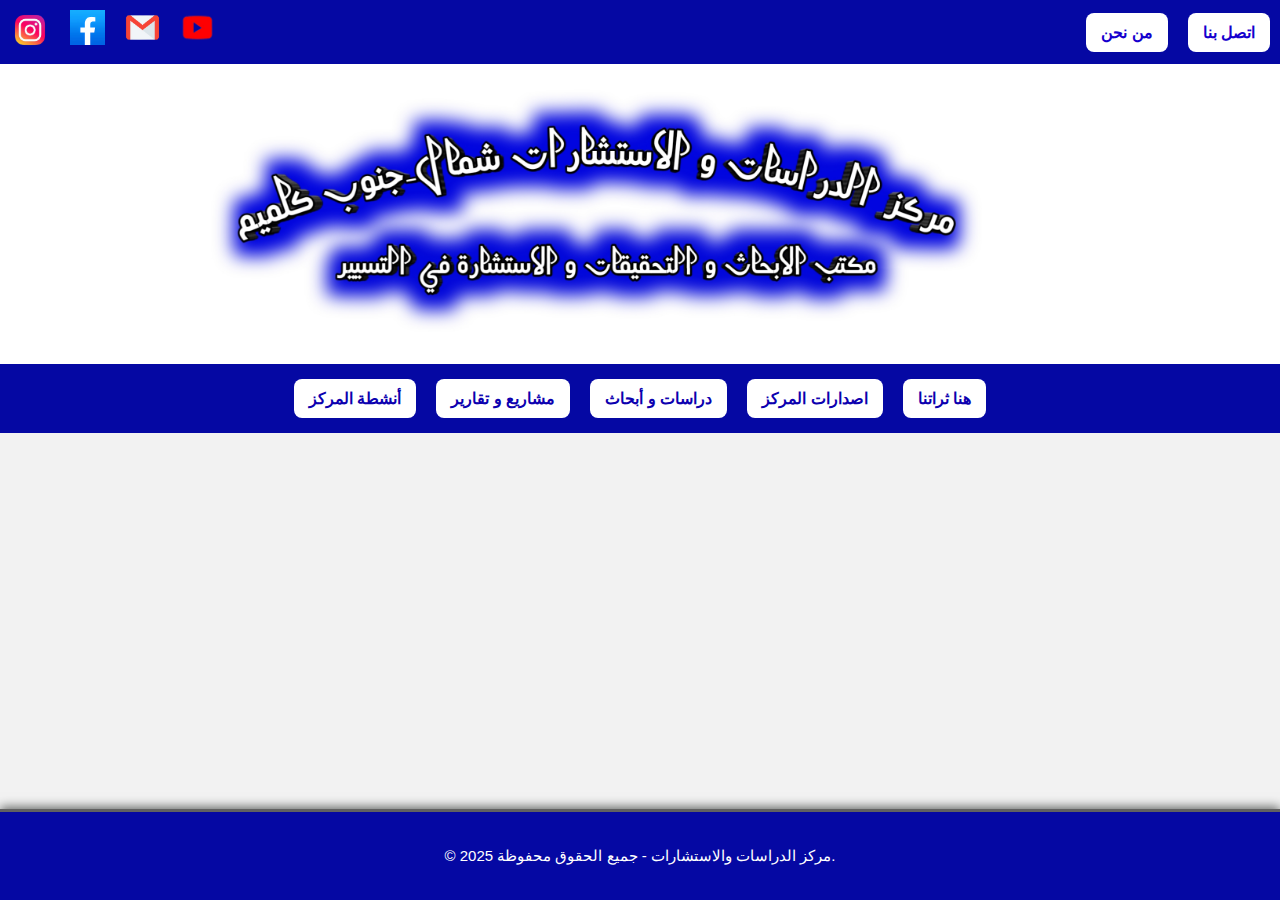
<file: index.html>
<!DOCTYPE html>
<html lang="fr">
<head>
  <meta charset="UTF-8" />
  <meta name="viewport" content="width=device-width, initial-scale=1.0"/>
  <title>Site</title>
  <link rel="stylesheet" href="1page.css"/>
</head>
<body>
  <!-- Top Navigation -->
  <nav class="topNav">
    <div class="social-icons">
      <a href="https://instagram.com" target="_blank" class="instagram">
        <img src="instagram.png" alt="Instagram" />
      </a>
      <a href="https://www.facebook.com/share/1AExiH4wLx/" target="_blank">
        <img src="facebook-icon.jpeg" alt="Facebook" />
      </a>
      <a href="email.html" target="_blank">
        <img src="EMAIL.png" alt="EMAIL" />
      </a>
      <a href="https://www.youtube.com/@nord-sudbureaudetudesetcon3733" target="_blank">
        <img src="youtube.png" alt="youtube" />
      </a>
      
    </div>

    <ul class="nv">
      <li><a href="propre.html">من نحن</a></li>
      <li><a href="">اتصل بنا</a></li>
    </ul>
  </nav>

  <!-- Header -->
  <header>
    <div class="header-content">
      <div class="titles"></div>
    </div>
  </header>
  <!-- Main Navigation -->
  <nav>
    <ul class="liens">
      
      <li id="activite"><a href="#">أنشطة المركز</a></li>
      <li class="dropdown">
  <a href="#">مشاريع و تقارير</a>
  <ul class="submenu">
    <li><a href="rapporteco.html">تقارير اقتصادية</a></li>
    <li><a href="rapportsport.html">تقارير رياضية</a></li>
    <li><a href="social.html">تقارير اجتماعية</a></li>
    <li><a href="politics.html">تقارير سياسية</a></li>
  </ul>
</li>
      <li class="dropdown">
  <a href="#">دراسات و أبحاث</a>
  <ul class="submenu">
    <li><a href="droit.html">أبحاث قانونية</a></li>
    <li><a href="eco.html">   أبحاث اقتصادية </a></li>
    <li><a href="soci.html">أبحاث اجتماعية</a></li>
    <li><a href="abhatsiyasiya.html">أبحاث سياسية</a></li>
  </ul>
</li>

      <li><a href="">اصدارات المركز</a></li>
      <li class="dropdown">
  <a href="#"> هنا ثراتنا  </a>
  <ul class="submenu">
    <li><a href="lhassani.html">الثرات الحساني المغربي </a></li>
    <li><a href="amazigh.html">   الثرات الامازيغي المغربي</a></li>
    <li><a href="andalos.html">الثرات الاندلسي المغربي</a></li>
        <li><a href=""> الفن الملحون المغربي </a></li>
        <li><a href="">فن العيطة المغربي</a></li>
    <li><a href=""> الثرات الشعبي المغربي  </a></li>
    <li><a href=""> الثرات العيساوي المغربي  </a></li>
    <li><a href=""> الثرات الكناوي المغربي  </a></li>
    </ul>
  </nav>

  <!-- Footer -->
   <footer class="copyright">
    <p>© 2025 مركز الدراسات والاستشارات - جميع الحقوق محفوظة.</p>
  </footer>
</body>
</html>
</file>
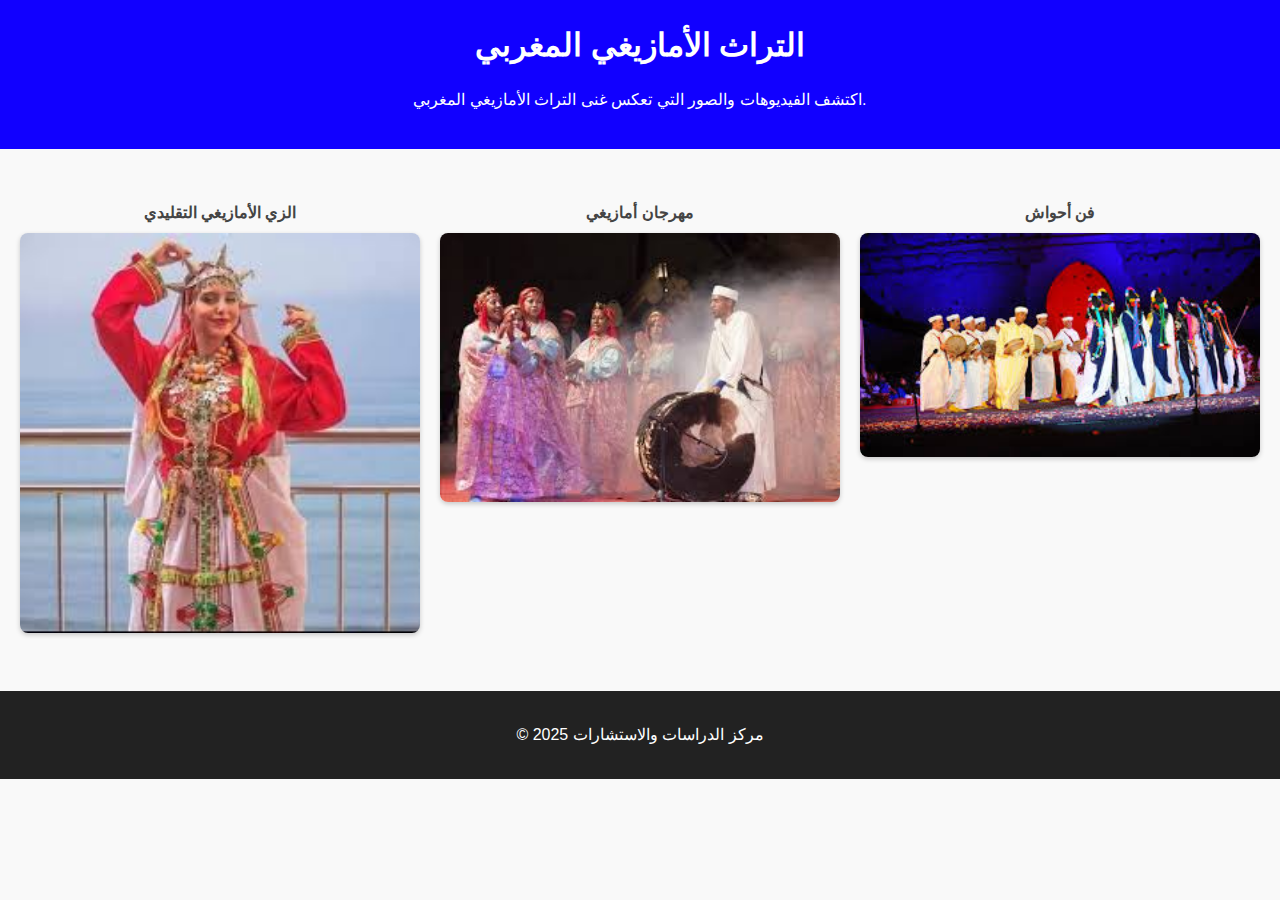
<file: amazigh.html>
<!DOCTYPE html>
<html lang="ar">
<head>
  <meta charset="UTF-8">
  <meta name="viewport" content="width=device-width, initial-scale=1.0">
  <title>التراث الأمازيغي المغربي</title>
  <link rel="stylesheet" href="amazigh.css">
</head>
<body>
  <header>
    <h1>التراث الأمازيغي المغربي</h1>
    <p>اكتشف الفيديوهات والصور التي تعكس غنى التراث الأمازيغي المغربي.</p>
  </header>

  <main class="content">
    <!-- قسم الفيديوهات -->
    <!-- قسم الصور -->
    <section class="photos">
      <div class="photo-grid">
        <div class="photo-item">
          <h3>الزي الأمازيغي التقليدي</h3>
          <img src="libasama.jpeg" alt="زي أمازيغي">
        </div>

        <div class="photo-item">
          <h3>مهرجان أمازيغي</h3>
          <img src="festahwach.jpeg" alt="مهرجان أمازيغي">
        </div>

        <div class="photo-item">
          <h3>فن أحواش</h3>
          <img src="ahwach.jpeg" alt="رقصة أمازيغية">
        </div>
      </div>
    </section>
  </main>

  <footer>
    <p>© 2025 مركز الدراسات والاستشارات</p>
  </footer>
</body>
</html>
</file>
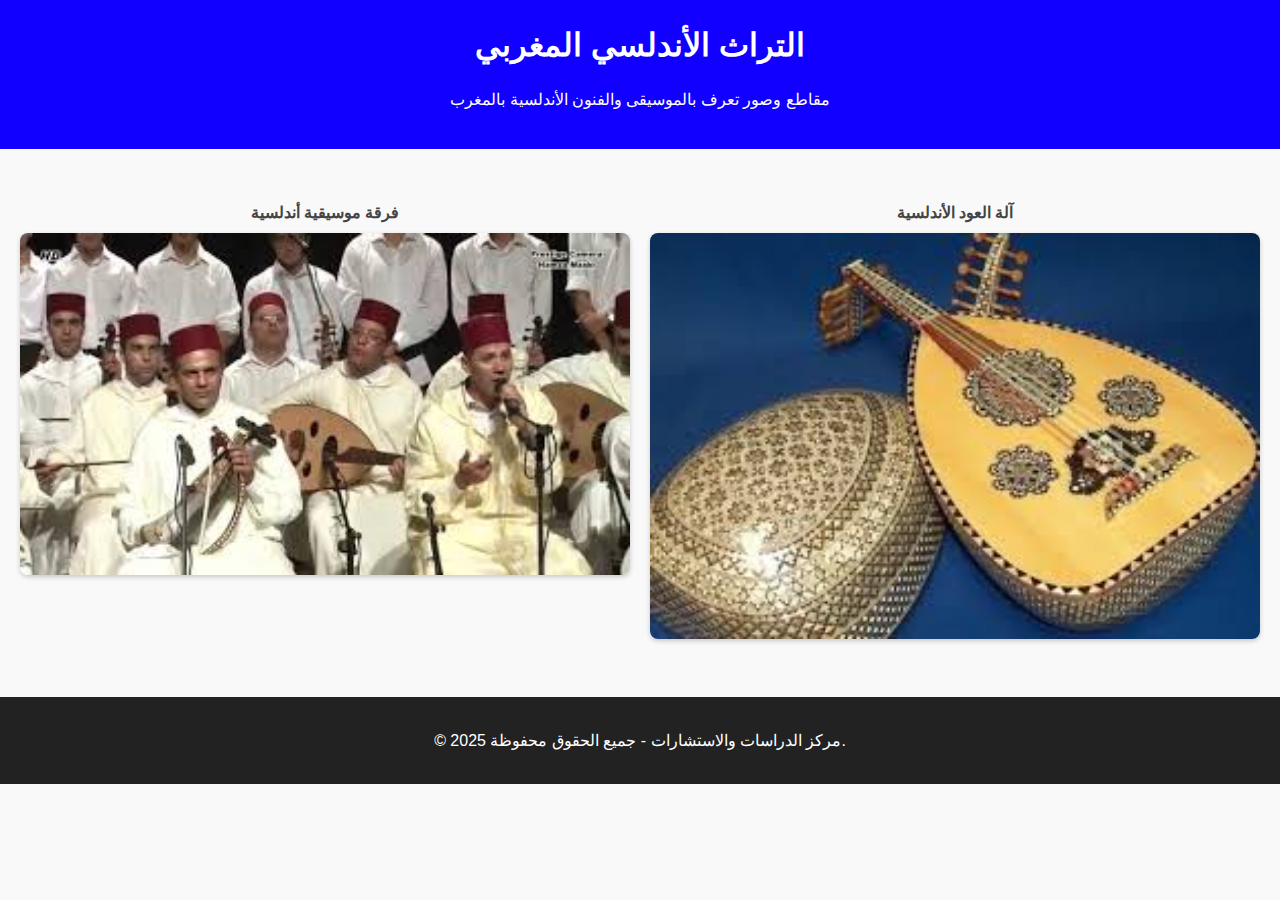
<file: andalos.html>
<!DOCTYPE html>
<html lang="ar">
<head>
  <meta charset="UTF-8">
  <meta name="viewport" content="width=device-width, initial-scale=1.0">
  <title>التراث الأندلسي المغربي</title>
  <link rel="stylesheet" href="andalos.css">
</head>
<body>

  <header>
    <h1>التراث الأندلسي المغربي</h1>
    <p>مقاطع وصور تعرف بالموسيقى والفنون الأندلسية بالمغرب</p>
  </header>

  <main>
    <!-- قسم الفيديوهات -->

    <!-- قسم الصور -->
    <section class="photos">
      <div class="photo-grid">
        <div class="photo-item">
          <h3>فرقة موسيقية أندلسية</h3>
          <img src="andalos2.jpeg" alt="فرقة موسيقية أندلسية">
        </div>
        <div class="photo-item">
          <h3>آلة العود الأندلسية</h3>
          <img src="andalos.jpeg" alt="آلة العود الأندلسية">
        </div>
      </div>
    </section>
  </main>

  <footer>
    <p>© 2025 مركز الدراسات والاستشارات - جميع الحقوق محفوظة.</p>
  </footer>

</body>
</html>
</file>
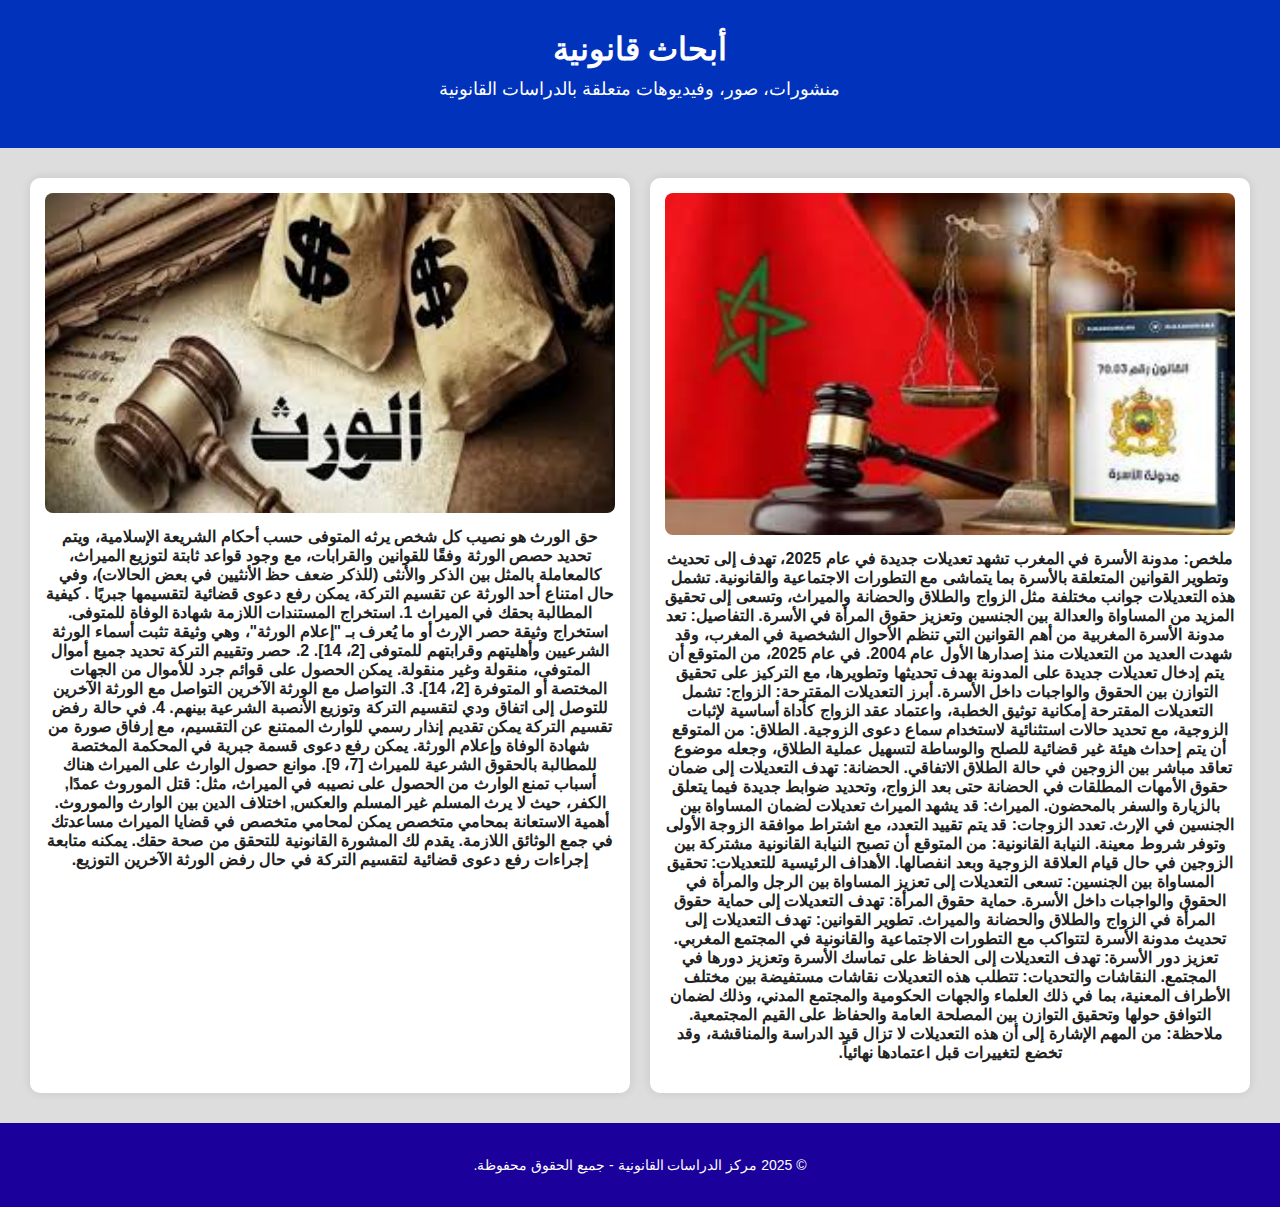
<file: droit.html>
<!DOCTYPE html>
<html lang="ar">
<head>
  <meta charset="UTF-8" />
  <meta name="viewport" content="width=device-width, initial-scale=1.0"/>
  <title>أبحاث قانونية</title>
  <link rel="stylesheet" href="droit.css">
</head>
<body>

  <header class="page-header">
    <h1>أبحاث قانونية</h1>
    <p>منشورات، صور، وفيديوهات متعلقة بالدراسات القانونية</p>
  </header>

  <section class="content-grid">
    <!-- صورة -->
    <div class="grid-item">
      <img src="مداونة.jpeg" alt="مداونة الاسرة">
      <p>ملخص: مدونة الأسرة في المغرب تشهد تعديلات جديدة في عام 2025، تهدف إلى تحديث وتطوير القوانين المتعلقة بالأسرة بما يتماشى مع التطورات الاجتماعية والقانونية. تشمل هذه التعديلات جوانب مختلفة مثل الزواج والطلاق والحضانة والميراث، وتسعى إلى تحقيق المزيد من المساواة والعدالة بين الجنسين وتعزيز حقوق المرأة في الأسرة. 
التفاصيل:
تعد مدونة الأسرة المغربية من أهم القوانين التي تنظم الأحوال الشخصية في المغرب، وقد شهدت العديد من التعديلات منذ إصدارها الأول عام 2004. في عام 2025، من المتوقع أن يتم إدخال تعديلات جديدة على المدونة بهدف تحديثها وتطويرها، مع التركيز على تحقيق التوازن بين الحقوق والواجبات داخل الأسرة. 
أبرز التعديلات المقترحة:
الزواج:
تشمل التعديلات المقترحة إمكانية توثيق الخطبة، واعتماد عقد الزواج كأداة أساسية لإثبات الزوجية، مع تحديد حالات استثنائية لاستخدام سماع دعوى الزوجية. 
الطلاق:
من المتوقع أن يتم إحداث هيئة غير قضائية للصلح والوساطة لتسهيل عملية الطلاق، وجعله موضوع تعاقد مباشر بين الزوجين في حالة الطلاق الاتفاقي. 
الحضانة:
تهدف التعديلات إلى ضمان حقوق الأمهات المطلقات في الحضانة حتى بعد الزواج، وتحديد ضوابط جديدة فيما يتعلق بالزيارة والسفر بالمحضون. 
الميراث:
قد يشهد الميراث تعديلات لضمان المساواة بين الجنسين في الإرث. 
تعدد الزوجات:
قد يتم تقييد التعدد، مع اشتراط موافقة الزوجة الأولى وتوفر شروط معينة. 
النيابة القانونية:
من المتوقع أن تصبح النيابة القانونية مشتركة بين الزوجين في حال قيام العلاقة الزوجية وبعد انفصالها. 
الأهداف الرئيسية للتعديلات:
تحقيق المساواة بين الجنسين:
تسعى التعديلات إلى تعزيز المساواة بين الرجل والمرأة في الحقوق والواجبات داخل الأسرة. 
حماية حقوق المرأة:
تهدف التعديلات إلى حماية حقوق المرأة في الزواج والطلاق والحضانة والميراث. 
تطوير القوانين:
تهدف التعديلات إلى تحديث مدونة الأسرة لتتواكب مع التطورات الاجتماعية والقانونية في المجتمع المغربي. 
تعزيز دور الأسرة:
تهدف التعديلات إلى الحفاظ على تماسك الأسرة وتعزيز دورها في المجتمع. 
النقاشات والتحديات:
تتطلب هذه التعديلات نقاشات مستفيضة بين مختلف الأطراف المعنية، بما في ذلك العلماء والجهات الحكومية والمجتمع المدني، وذلك لضمان التوافق حولها وتحقيق التوازن بين المصلحة العامة والحفاظ على القيم المجتمعية. 
ملاحظة: من المهم الإشارة إلى أن هذه التعديلات لا تزال قيد الدراسة والمناقشة، وقد تخضع لتغييرات قبل اعتمادها نهائياً. </p>
    </div>

    <!-- فيديو -->
    
    <div class="grid-item">
      <img src="tele3.jpeg" alt="بحث قانوني 2">
      <p>حق الورث هو نصيب كل شخص يرثه المتوفى حسب أحكام الشريعة الإسلامية، ويتم تحديد حصص الورثة وفقًا للقوانين والقرابات، مع وجود قواعد ثابتة لتوزيع الميراث، كالمعاملة بالمثل بين الذكر والأنثى (للذكر ضعف حظ الأنثيين في بعض الحالات)، وفي حال امتناع أحد الورثة عن تقسيم التركة، يمكن رفع دعوى قضائية لتقسيمها جبريًا .
كيفية المطالبة بحقك في الميراث
1. استخراج المستندات اللازمة
شهادة الوفاة للمتوفى. 
استخراج وثيقة حصر الإرث أو ما يُعرف بـ "إعلام الورثة"، وهي وثيقة تثبت أسماء الورثة الشرعيين وأهليتهم وقرابتهم للمتوفى [2، 14].
2. حصر وتقييم التركة
تحديد جميع أموال المتوفى، منقولة وغير منقولة. 
يمكن الحصول على قوائم جرد للأموال من الجهات المختصة أو المتوفرة [2، 14].
3. التواصل مع الورثة الآخرين
التواصل مع الورثة الآخرين للتوصل إلى اتفاق ودي لتقسيم التركة وتوزيع الأنصبة الشرعية بينهم. 
4. في حالة رفض تقسيم التركة
يمكن تقديم إنذار رسمي للوارث الممتنع عن التقسيم، مع إرفاق صورة من شهادة الوفاة وإعلام الورثة. 
يمكن رفع دعوى قسمة جبرية في المحكمة المختصة للمطالبة بالحقوق الشرعية للميراث [7، 9].
موانع حصول الوارث على الميراث
هناك أسباب تمنع الوارث من الحصول على نصيبه في الميراث، مثل: قتل الموروث عمدًا, الكفر، حيث لا يرث المسلم غير المسلم والعكس, اختلاف الدين بين الوارث والموروث. 
أهمية الاستعانة بمحامي متخصص
يمكن لمحامي متخصص في قضايا الميراث مساعدتك في جمع الوثائق اللازمة. 
يقدم لك المشورة القانونية للتحقق من صحة حقك. 
يمكنه متابعة إجراءات رفع دعوى قضائية لتقسيم التركة في حال رفض الورثة الآخرين التوزيع. </p>
    </div>

    <!-- فيديو -->
    
  </section>

  <footer class="copyright">
    <p>© 2025 مركز الدراسات القانونية - جميع الحقوق محفوظة.</p>
  </footer>

</body>
</html>
</file>
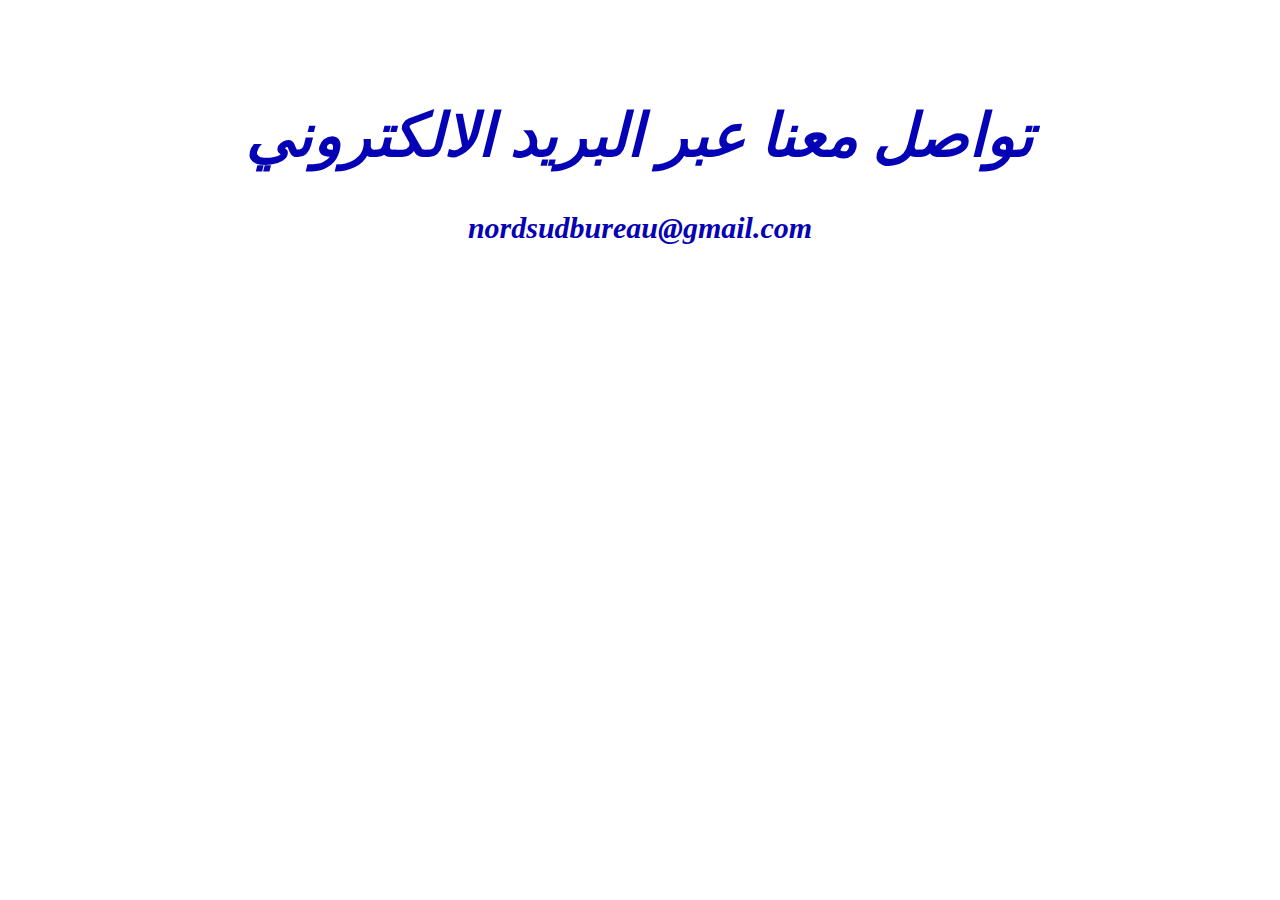
<file: email.html>
<!DOCTYPE html>
<html lang="en">
<head>
    <meta charset="UTF-8">
    <meta name="viewport" content="width=device-width, initial-scale=1.0">
    <title>Document</title>
    <link rel="stylesheet" href="email.css"/>
</head>
<body>

<h1> تواصل معنا عبر البريد الالكتروني </h1>
<p>

<strong> nordsudbureau@gmail.com</strong>


</p>




    
</body>
</html>
</file>
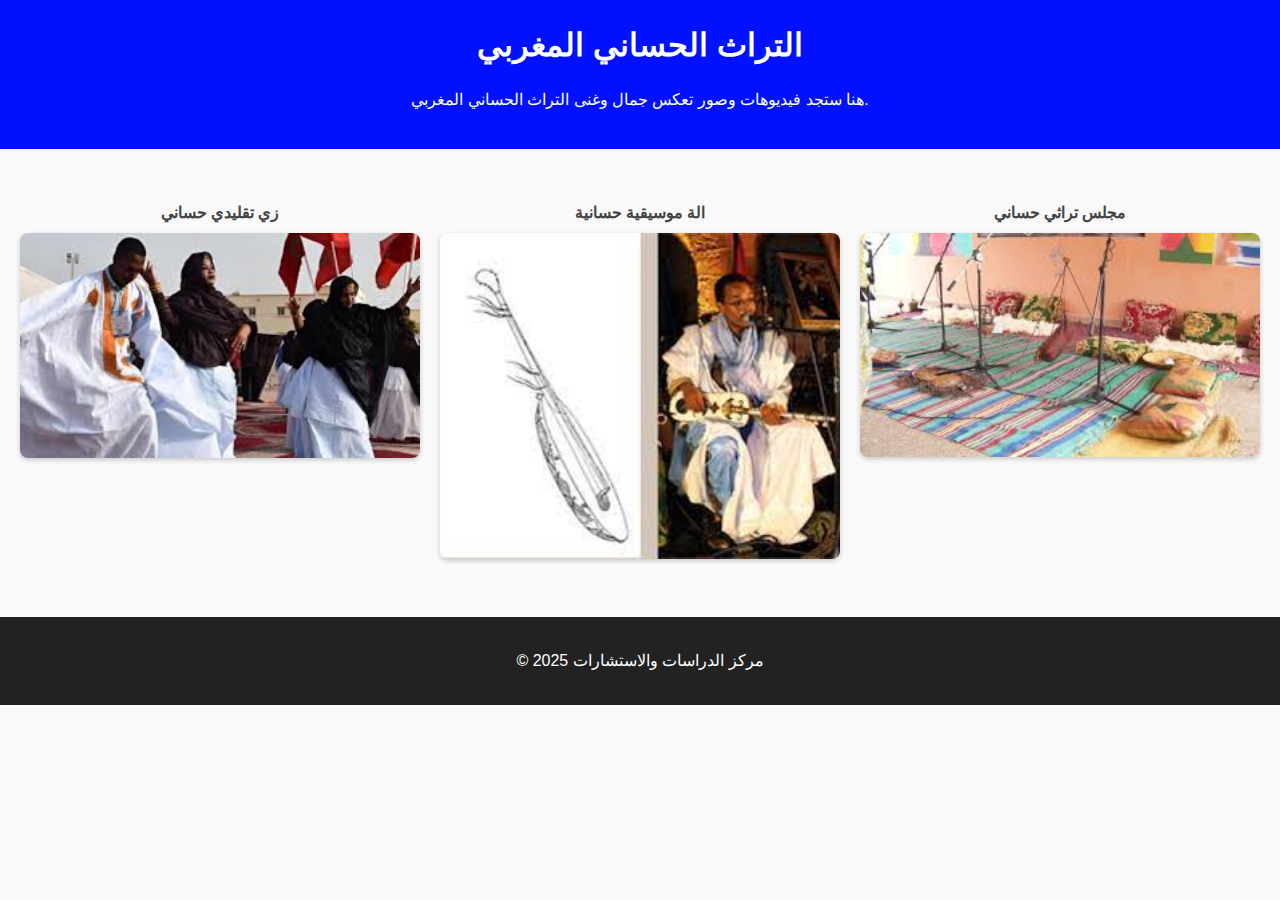
<file: lhassani.html>
<!DOCTYPE html>
<html lang="ar">
<head>
  <meta charset="UTF-8">
  <meta name="viewport" content="width=device-width, initial-scale=1.0">
  <title>التراث الحساني المغربي</title>
  <link rel="stylesheet" href="lhassani.css">
</head>
<body>
  <header>
    <h1>التراث الحساني المغربي</h1>
    <p>هنا ستجد فيديوهات وصور تعكس جمال وغنى التراث الحساني المغربي.</p>
  </header>

  <main class="content">
    <!-- قسم الفيديوهات -->
    

    <!-- قسم الصور -->
    <section class="photos">
      <div class="photo-grid">
        <div class="photo-item">
          <h3>زي تقليدي حساني</h3>
          <img src="hassani3.jpeg" alt="صورة من التراث الحساني">
        </div>

        <div class="photo-item">
          <h3>الة موسيقية حسانية</h3>
          <img src="hassaniya.jpeg" alt="صورة من التراث الحساني">
        </div>

        <div class="photo-item">
          <h3>مجلس تراثي حساني</h3>
          <img src="hasani2.jpeg" alt="صورة من التراث الحساني">
        </div>
      </div>
    </section>
  </main>

  <footer>
    <p>© 2025 مركز الدراسات والاستشارات</p>
  </footer>
</body>
</html>
</file>
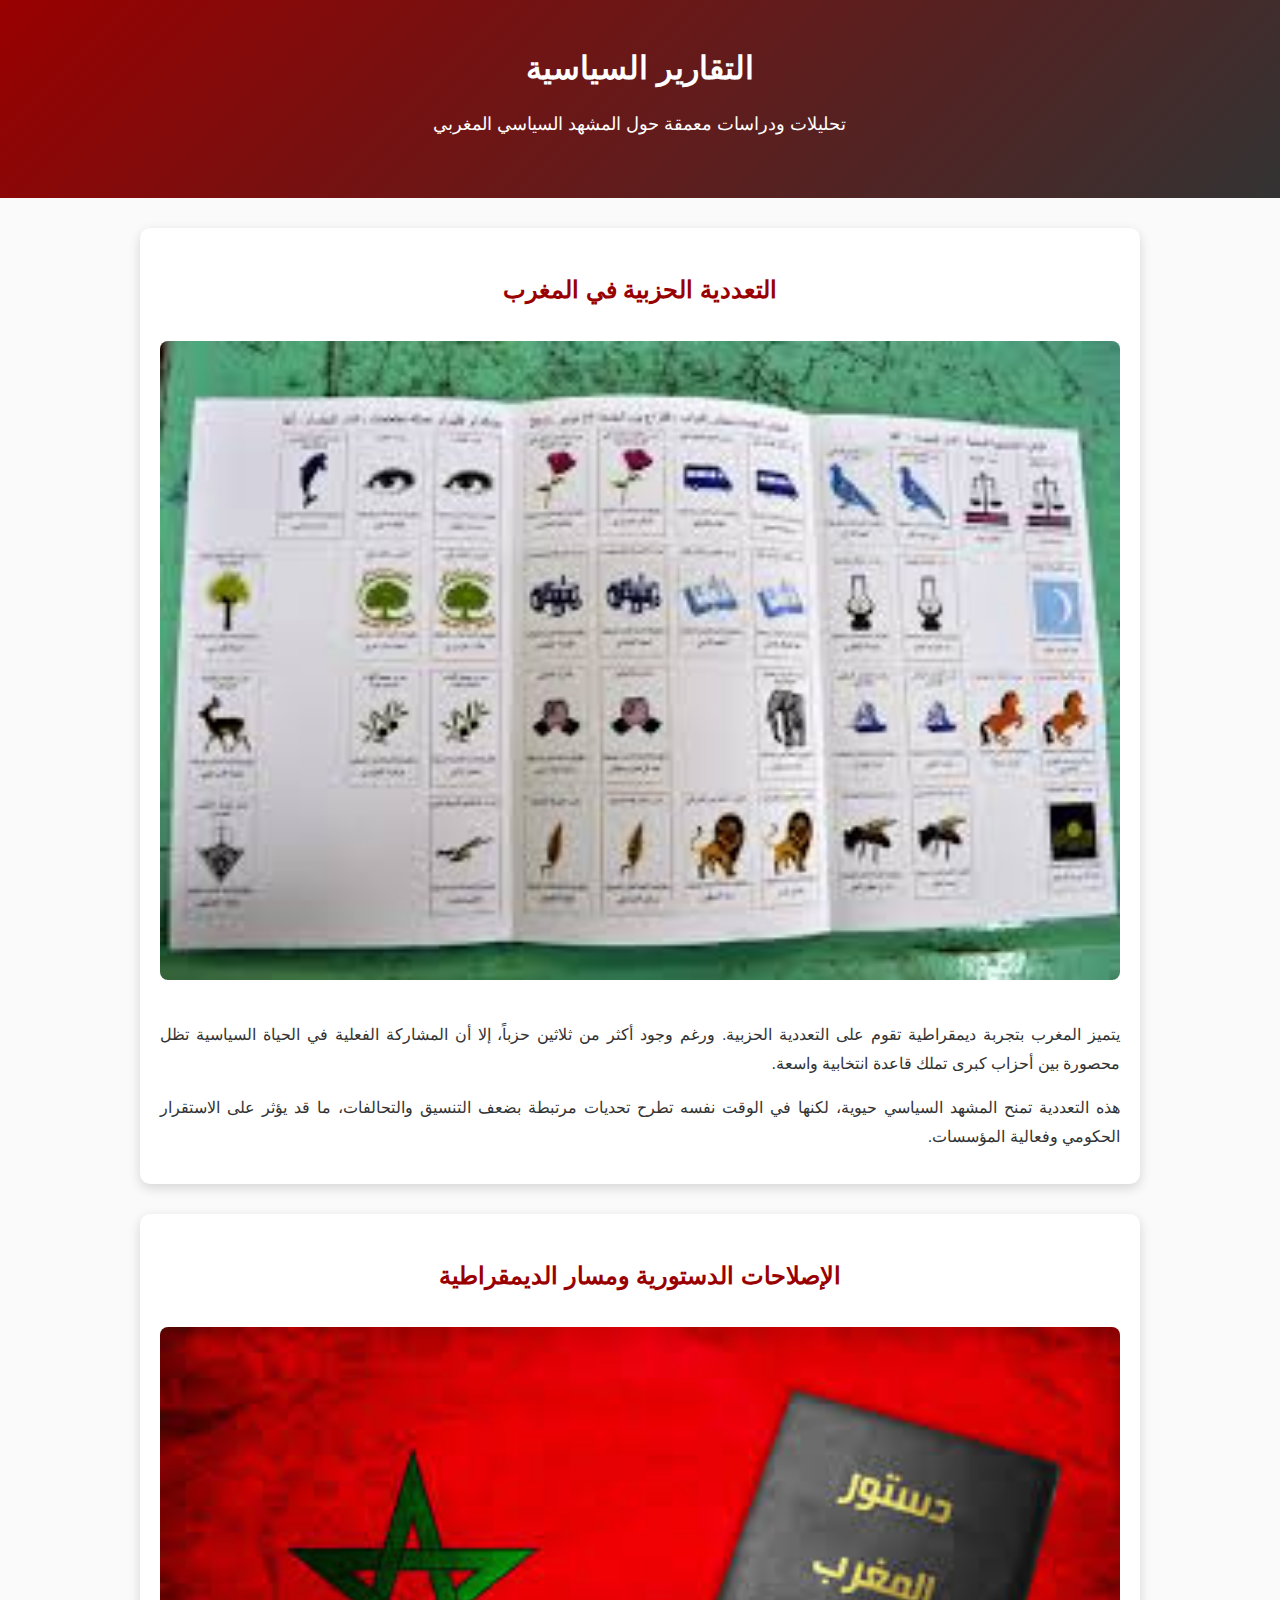
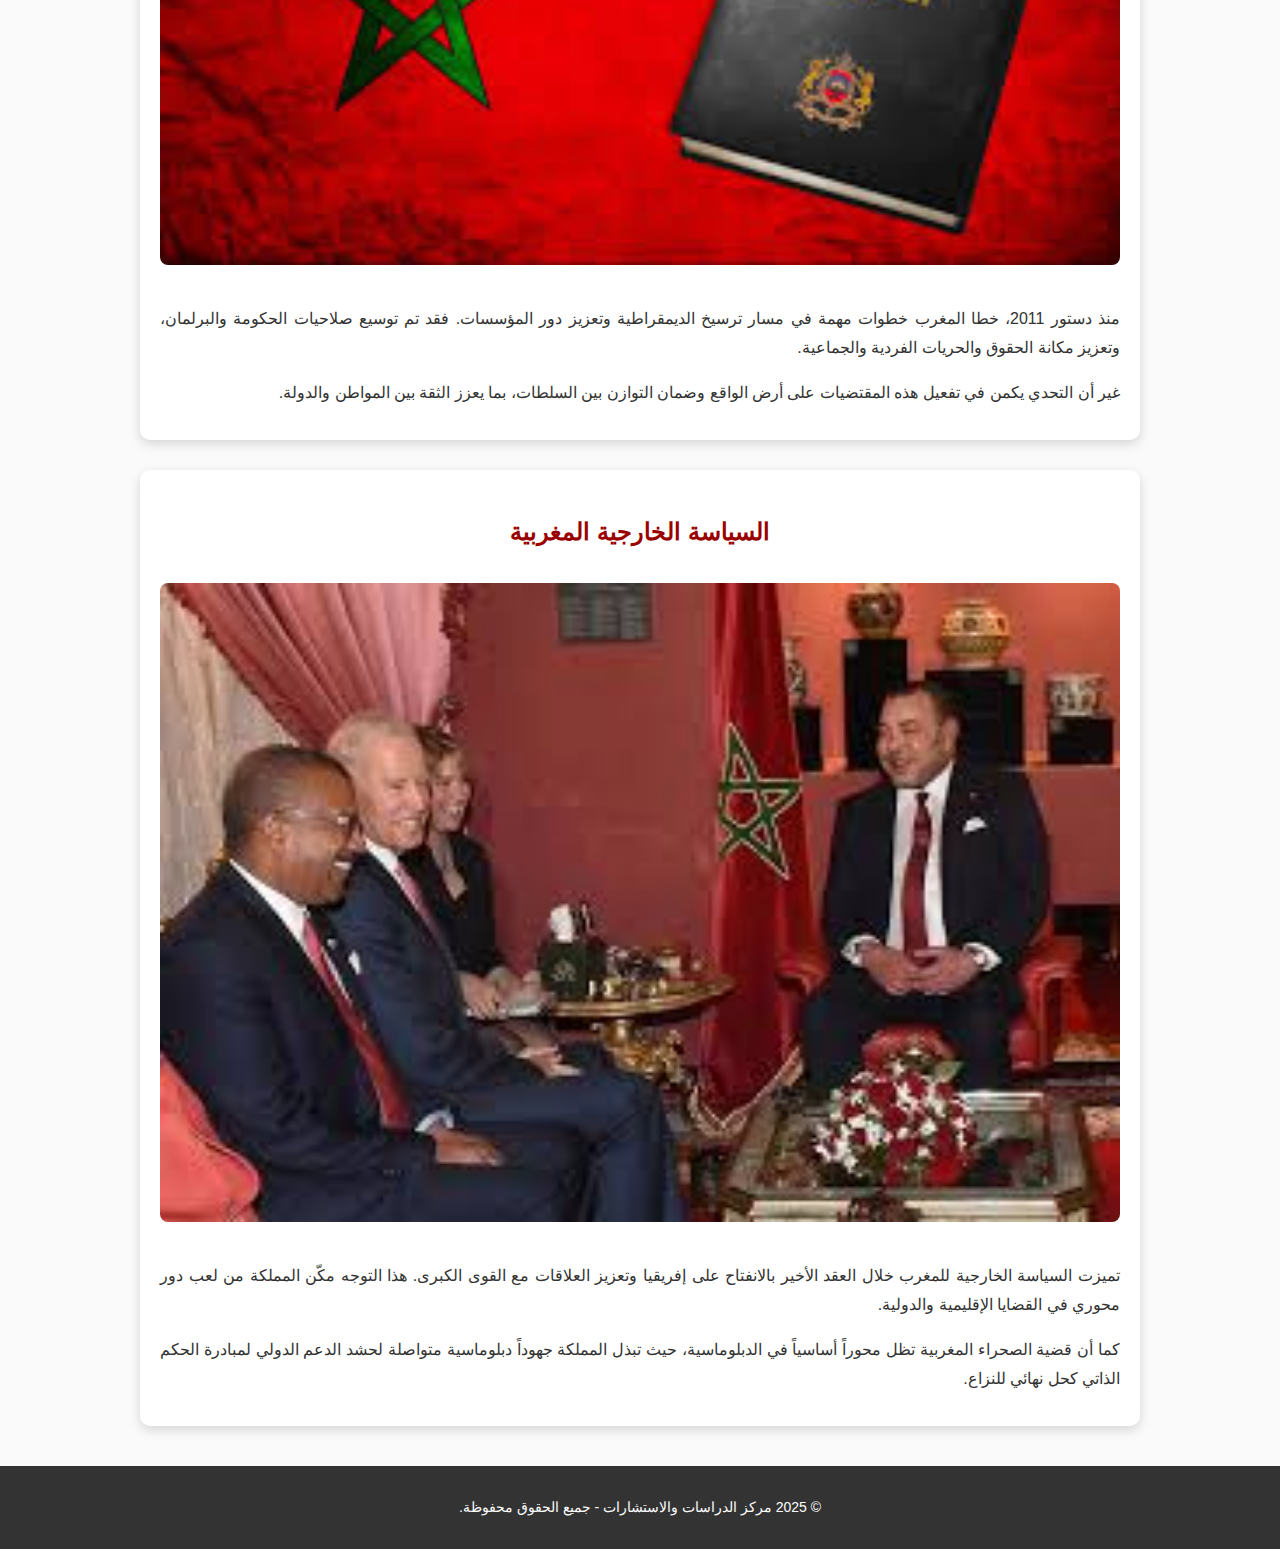
<file: politics.html>
<!DOCTYPE html>
<html lang="ar">
<head>
  <meta charset="UTF-8">
  <meta name="viewport" content="width=device-width, initial-scale=1.0">
  <title>التقارير السياسية</title>
  <link rel="stylesheet" href="politics.css">
</head>
<body>
  <!-- رأس الصفحة -->
  <header>
    <h1>التقارير السياسية</h1>
    <p>تحليلات ودراسات معمقة حول المشهد السياسي المغربي</p>
  </header>

  <!-- المحتوى -->
  <main>
    <section class="report">
      <h2>التعددية الحزبية في المغرب</h2>
      <img src="poli1.jpeg" alt="الأحزاب السياسية المغربية">
      <p>
        يتميز المغرب بتجربة ديمقراطية تقوم على التعددية الحزبية. ورغم وجود 
        أكثر من ثلاثين حزباً، إلا أن المشاركة الفعلية في الحياة السياسية 
        تظل محصورة بين أحزاب كبرى تملك قاعدة انتخابية واسعة. 
      </p>
      <p>
        هذه التعددية تمنح المشهد السياسي حيوية، لكنها في الوقت نفسه تطرح 
        تحديات مرتبطة بضعف التنسيق والتحالفات، ما قد يؤثر على الاستقرار الحكومي 
        وفعالية المؤسسات.
      </p>
    </section>
    <section class="report">
      <h2>الإصلاحات الدستورية ومسار الديمقراطية</h2>
      <img src="poli2.jpeg" alt="الإصلاحات الدستورية">
      <p>
        منذ دستور 2011، خطا المغرب خطوات مهمة في مسار ترسيخ الديمقراطية 
        وتعزيز دور المؤسسات. فقد تم توسيع صلاحيات الحكومة والبرلمان، 
        وتعزيز مكانة الحقوق والحريات الفردية والجماعية. 
      </p>
      <p>
        غير أن التحدي يكمن في تفعيل هذه المقتضيات على أرض الواقع وضمان 
        التوازن بين السلطات، بما يعزز الثقة بين المواطن والدولة.
      </p>
    </section>

    <section class="report">
      <h2>السياسة الخارجية المغربية</h2>
      <img src="poli3.jpeg" alt="السياسة الخارجية المغربية">
      <p>
        تميزت السياسة الخارجية للمغرب خلال العقد الأخير بالانفتاح 
        على إفريقيا وتعزيز العلاقات مع القوى الكبرى. هذا التوجه مكّن 
        المملكة من لعب دور محوري في القضايا الإقليمية والدولية. 
      </p>
<p>
        كما أن قضية الصحراء المغربية تظل محوراً أساسياً في الدبلوماسية، 
        حيث تبذل المملكة جهوداً دبلوماسية متواصلة لحشد الدعم الدولي 
        لمبادرة الحكم الذاتي كحل نهائي للنزاع.
      </p>
    </section>
  </main>

  <!-- التذييل -->
  <footer>
    <p>© 2025 مركز الدراسات والاستشارات - جميع الحقوق محفوظة.</p>
  </footer>
</body>
</html>
</file>
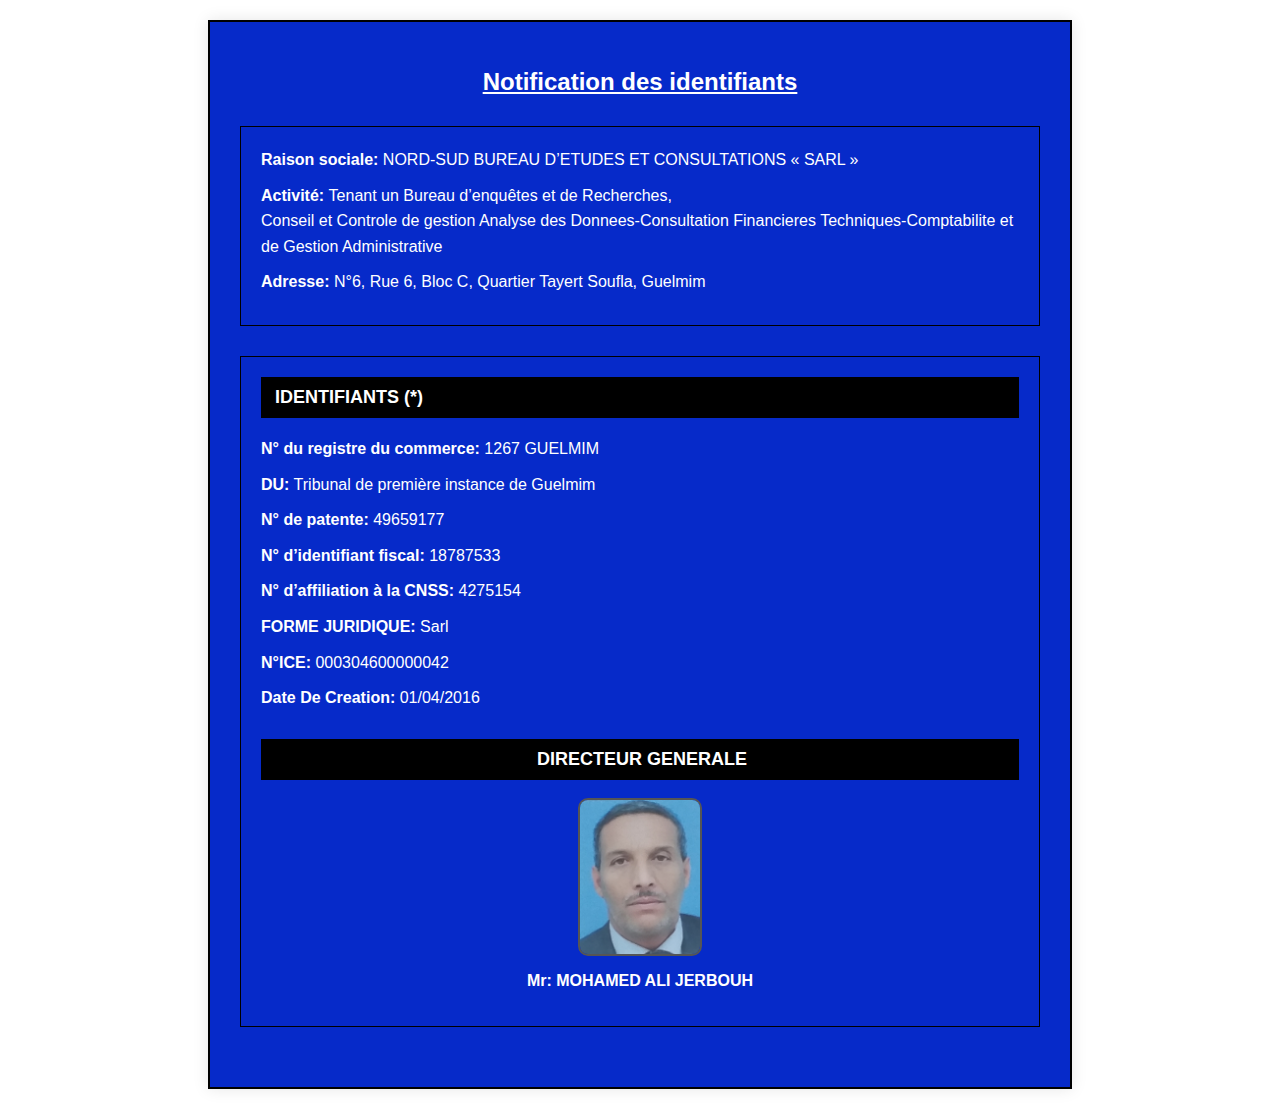
<file: propre.html>
<!DOCTYPE html>
<html lang="fr">
<head>
  <meta charset="UTF-8" />
  <meta name="viewport" content="width=device-width, initial-scale=1.0"/>
  <title>Bulletin d'identifiants</title>
  <link rel="stylesheet" href="propre.css" />
</head>
<body>
  <div class="container">
    <h1>Notification des identifiants</h1>

    <div class="section">
        <ul>
        <li><strong> Raison sociale: </strong>NORD-SUD BUREAU D’ETUDES ET CONSULTATIONS « SARL » </li>
        <li><strong>Activité: </strong>Tenant un Bureau d’enquêtes et de Recherches,<br> Conseil et Controle de gestion Analyse des Donnees-Consultation Financieres Techniques-Comptabilite et de Gestion Administrative </li>
        <li><strong> Adresse: </strong>N°6, Rue 6, Bloc C, Quartier Tayert Soufla, Guelmim </li>
        </ul>
    </div>
    <div class="section">
      <h3>IDENTIFIANTS (*)</h3>
      <ul>
        <li><strong>N° du registre du commerce:</strong> 1267 GUELMIM</li>
        <li><strong>DU:</strong> Tribunal de première instance de Guelmim</li>
        <li><strong>N° de patente:</strong> 49659177</li>
        <li><strong>N° d’identifiant fiscal:</strong> 18787533</li>
        <li><strong>N° d’affiliation à la CNSS:</strong> 4275154</li>
        <li><strong>FORME JURIDIQUE:</strong> Sarl </li>
        <li><strong>N°ICE:</strong> 000304600000042</li>
        <li><strong>Date De Creation:</strong> 01/04/2016</li>

      </ul> <br>
      <div class="DIRECTEUR">
         <h3> DIRECTEUR GENERALE </h3>
         <img src="med ali.jpg" alt="med ali">
        <p><strong>Mr: MOHAMED ALI JERBOUH </strong></p>
      </div>
      
    </div>
  </div>

  
</body>
</html>

</body>
</html>
</file>
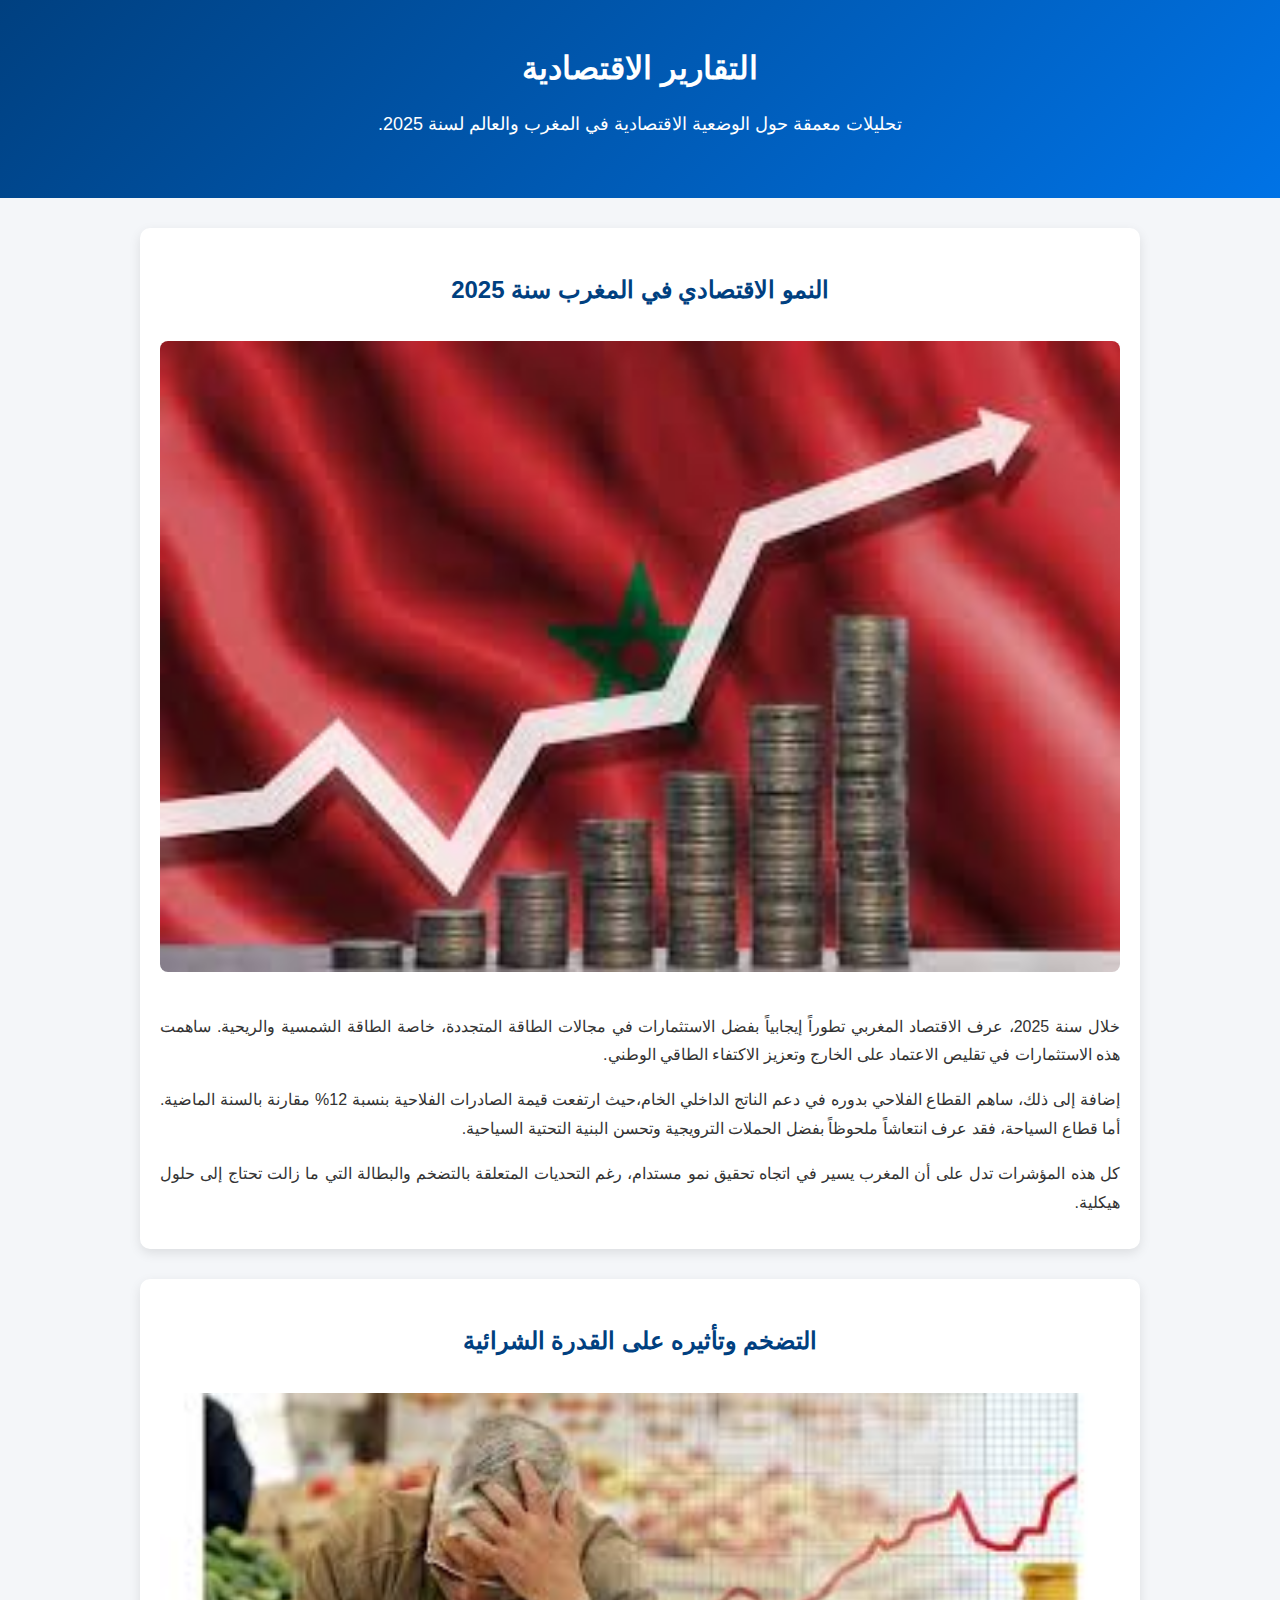
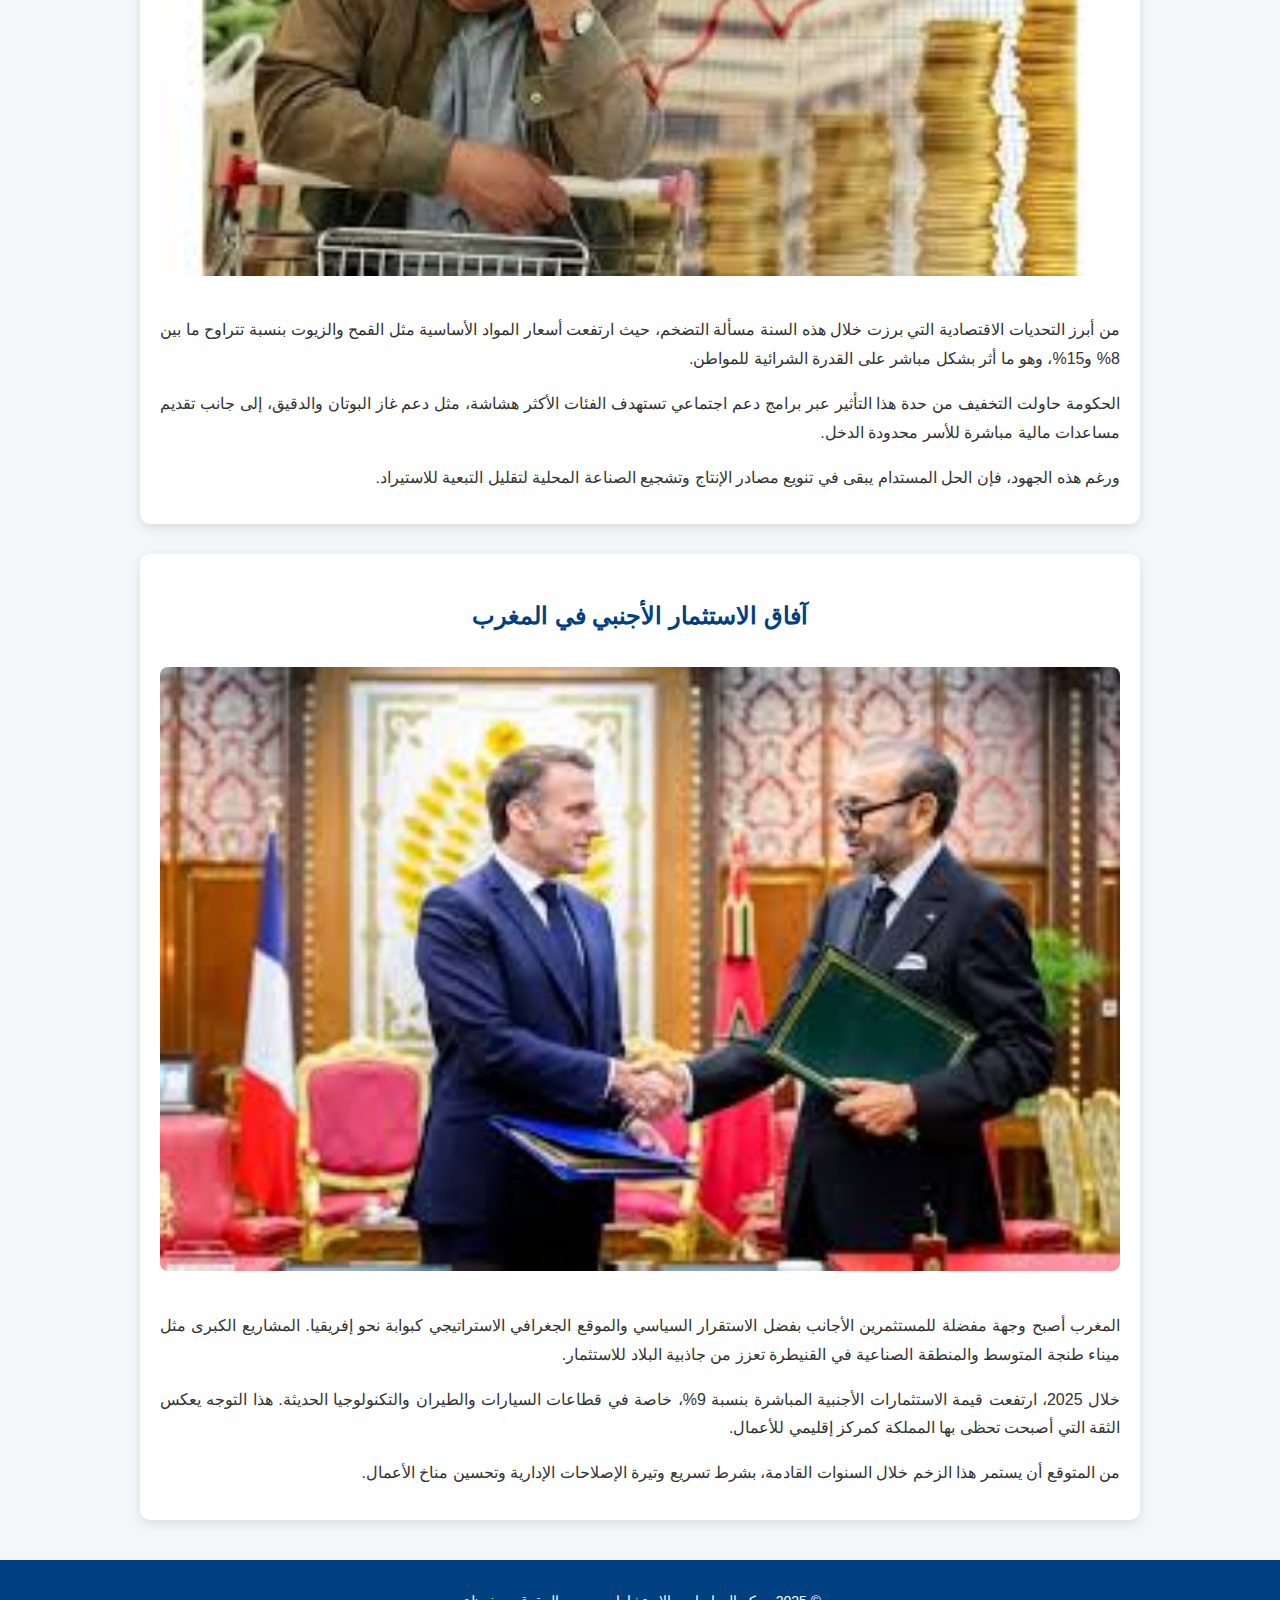
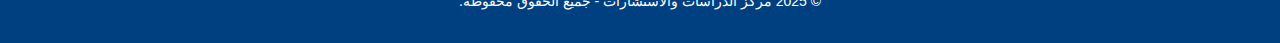
<file: rapporteco.html>
<!DOCTYPE html>
<html lang="ar">
<head>
  <meta charset="UTF-8">
  <meta name="viewport" content="width=device-width, initial-scale=1.0">
  <title>تقارير اقتصادية</title>
  <link rel="stylesheet" href="rapporteco.css">
</head>
<body>

  <header>
    <h1>التقارير الاقتصادية</h1>
    <p>تحليلات معمقة حول الوضعية الاقتصادية في المغرب والعالم لسنة 2025.</p>
  </header>

  <main>
    <!-- التقرير الأول -->
    <section class="report">
      <h2>النمو الاقتصادي في المغرب سنة 2025</h2>
      <img src="eco4.jpeg" alt="النمو الاقتصادي">
      <p>
        خلال سنة 2025، عرف الاقتصاد المغربي تطوراً إيجابياً بفضل الاستثمارات في مجالات الطاقة المتجددة، 
        خاصة الطاقة الشمسية والريحية. ساهمت هذه الاستثمارات في تقليص الاعتماد على الخارج 
        وتعزيز الاكتفاء الطاقي الوطني. 
      </p>
      <p>
        إضافة إلى ذلك، ساهم القطاع الفلاحي بدوره في دعم الناتج الداخلي الخام،حيث ارتفعت قيمة الصادرات الفلاحية بنسبة 12% مقارنة بالسنة الماضية. 
        أما قطاع السياحة، فقد عرف انتعاشاً ملحوظاً بفضل الحملات الترويجية 
        وتحسن البنية التحتية السياحية. 
      </p>
      <p>
        كل هذه المؤشرات تدل على أن المغرب يسير في اتجاه تحقيق نمو مستدام، 
        رغم التحديات المتعلقة بالتضخم والبطالة التي ما زالت تحتاج إلى حلول هيكلية.
      </p>
    </section>

    <!-- التقرير الثاني -->
    <section class="report">
      <h2>التضخم وتأثيره على القدرة الشرائية</h2>
      <img src="eco5.jpeg" alt="التضخم">
      <p>
        من أبرز التحديات الاقتصادية التي برزت خلال هذه السنة مسألة التضخم، 
        حيث ارتفعت أسعار المواد الأساسية مثل القمح والزيوت بنسبة تتراوح 
        ما بين 8% و15%، وهو ما أثر بشكل مباشر على القدرة الشرائية للمواطن. 
      </p>
      <p>
        الحكومة حاولت التخفيف من حدة هذا التأثير عبر برامج دعم اجتماعي 
        تستهدف الفئات الأكثر هشاشة، مثل دعم غاز البوتان والدقيق، 
        إلى جانب تقديم مساعدات مالية مباشرة للأسر محدودة الدخل. 
      </p>
      <p>
        ورغم هذه الجهود، فإن الحل المستدام يبقى في تنويع مصادر الإنتاج 
        وتشجيع الصناعة المحلية لتقليل التبعية للاستيراد. 
      </p>
    </section>

    <!-- التقرير الثالث -->
    <section class="report">
        <h2>آفاق الاستثمار الأجنبي في المغرب</h2>
      <img src="eco6.jpeg" alt="استثمار">
      <p>
        المغرب أصبح وجهة مفضلة للمستثمرين الأجانب بفضل الاستقرار السياسي 
        والموقع الجغرافي الاستراتيجي كبوابة نحو إفريقيا. 
        المشاريع الكبرى مثل ميناء طنجة المتوسط والمنطقة الصناعية في القنيطرة 
        تعزز من جاذبية البلاد للاستثمار. 
      </p>
      <p>
        خلال 2025، ارتفعت قيمة الاستثمارات الأجنبية المباشرة بنسبة 9%، 
        خاصة في قطاعات السيارات والطيران والتكنولوجيا الحديثة. 
        هذا التوجه يعكس الثقة التي أصبحت تحظى بها المملكة 
        كمركز إقليمي للأعمال. 
      </p>
      <p>
        من المتوقع أن يستمر هذا الزخم خلال السنوات القادمة، 
        بشرط تسريع وتيرة الإصلاحات الإدارية وتحسين مناخ الأعمال.
      </p>
    </section>
  </main>

  <footer>
    <p>© 2025 مركز الدراسات والاستشارات - جميع الحقوق محفوظة.</p>
  </footer>

</body>
</html>
</file>
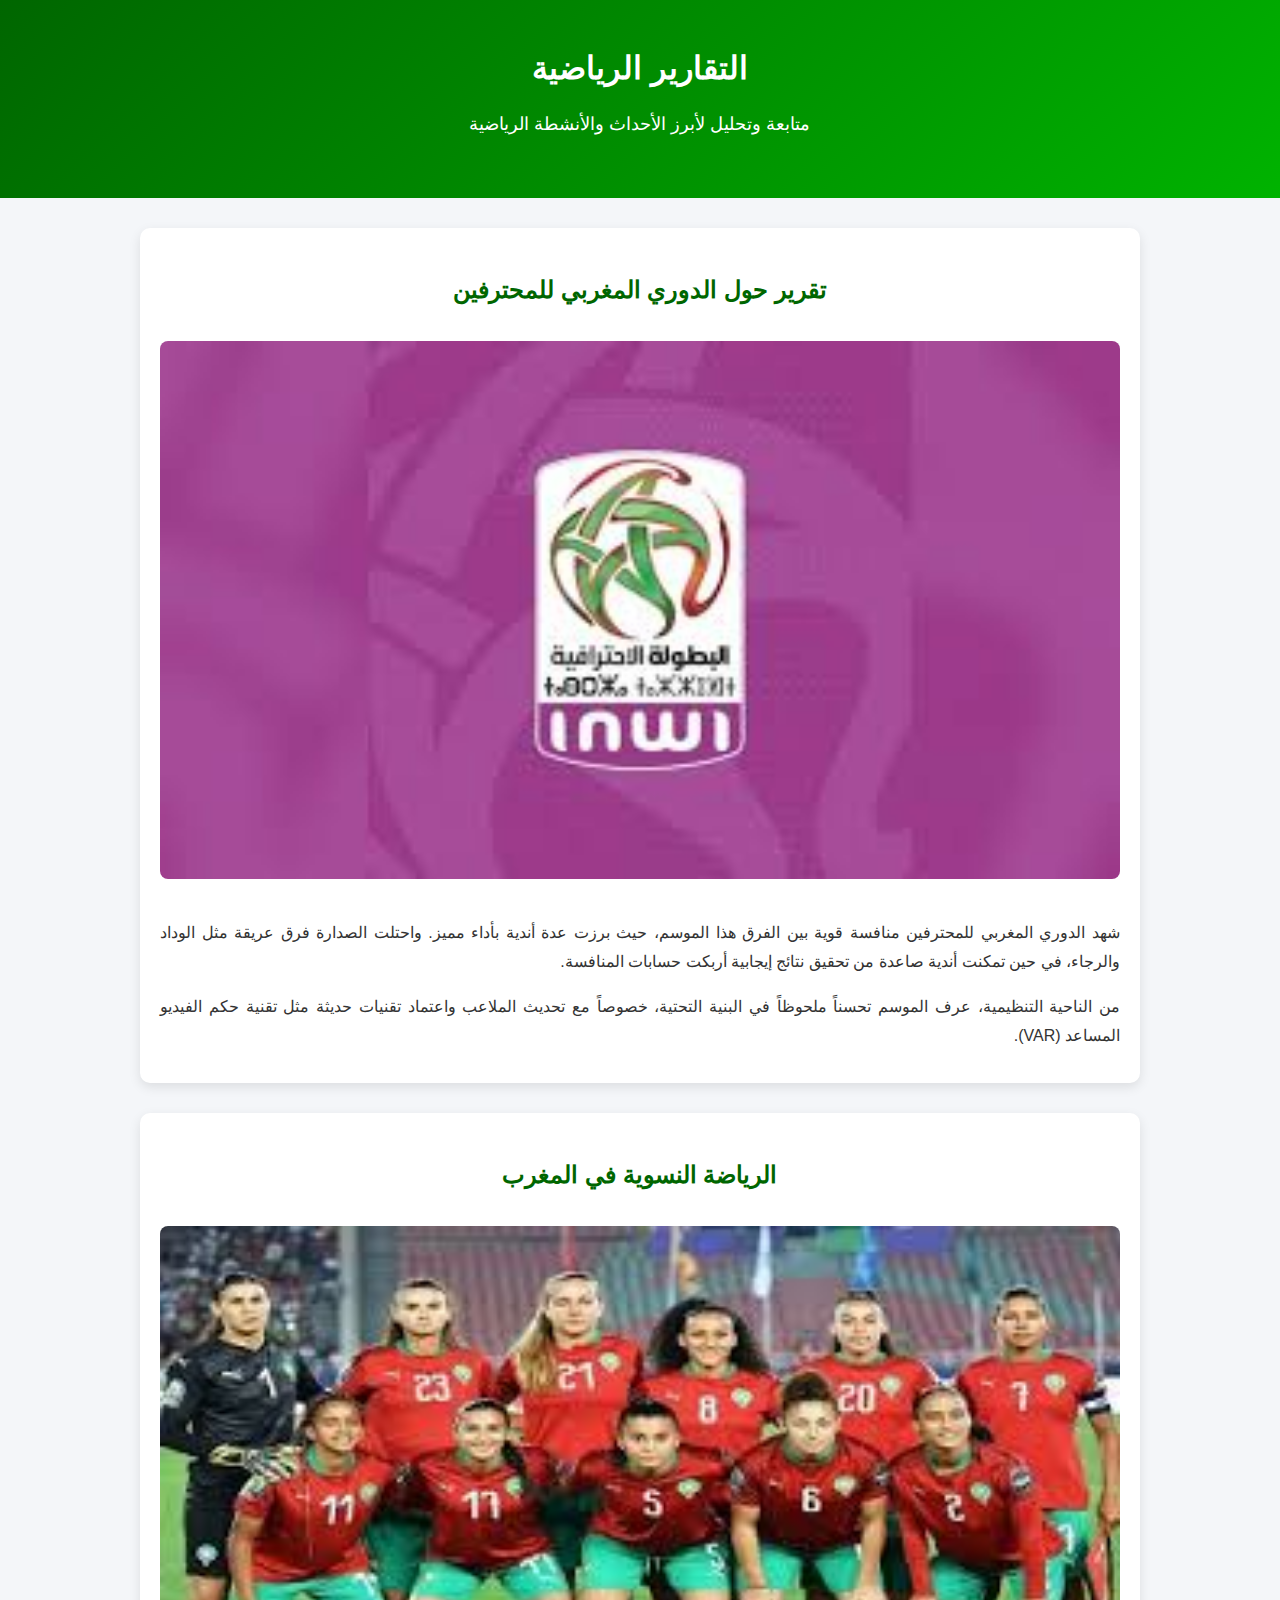
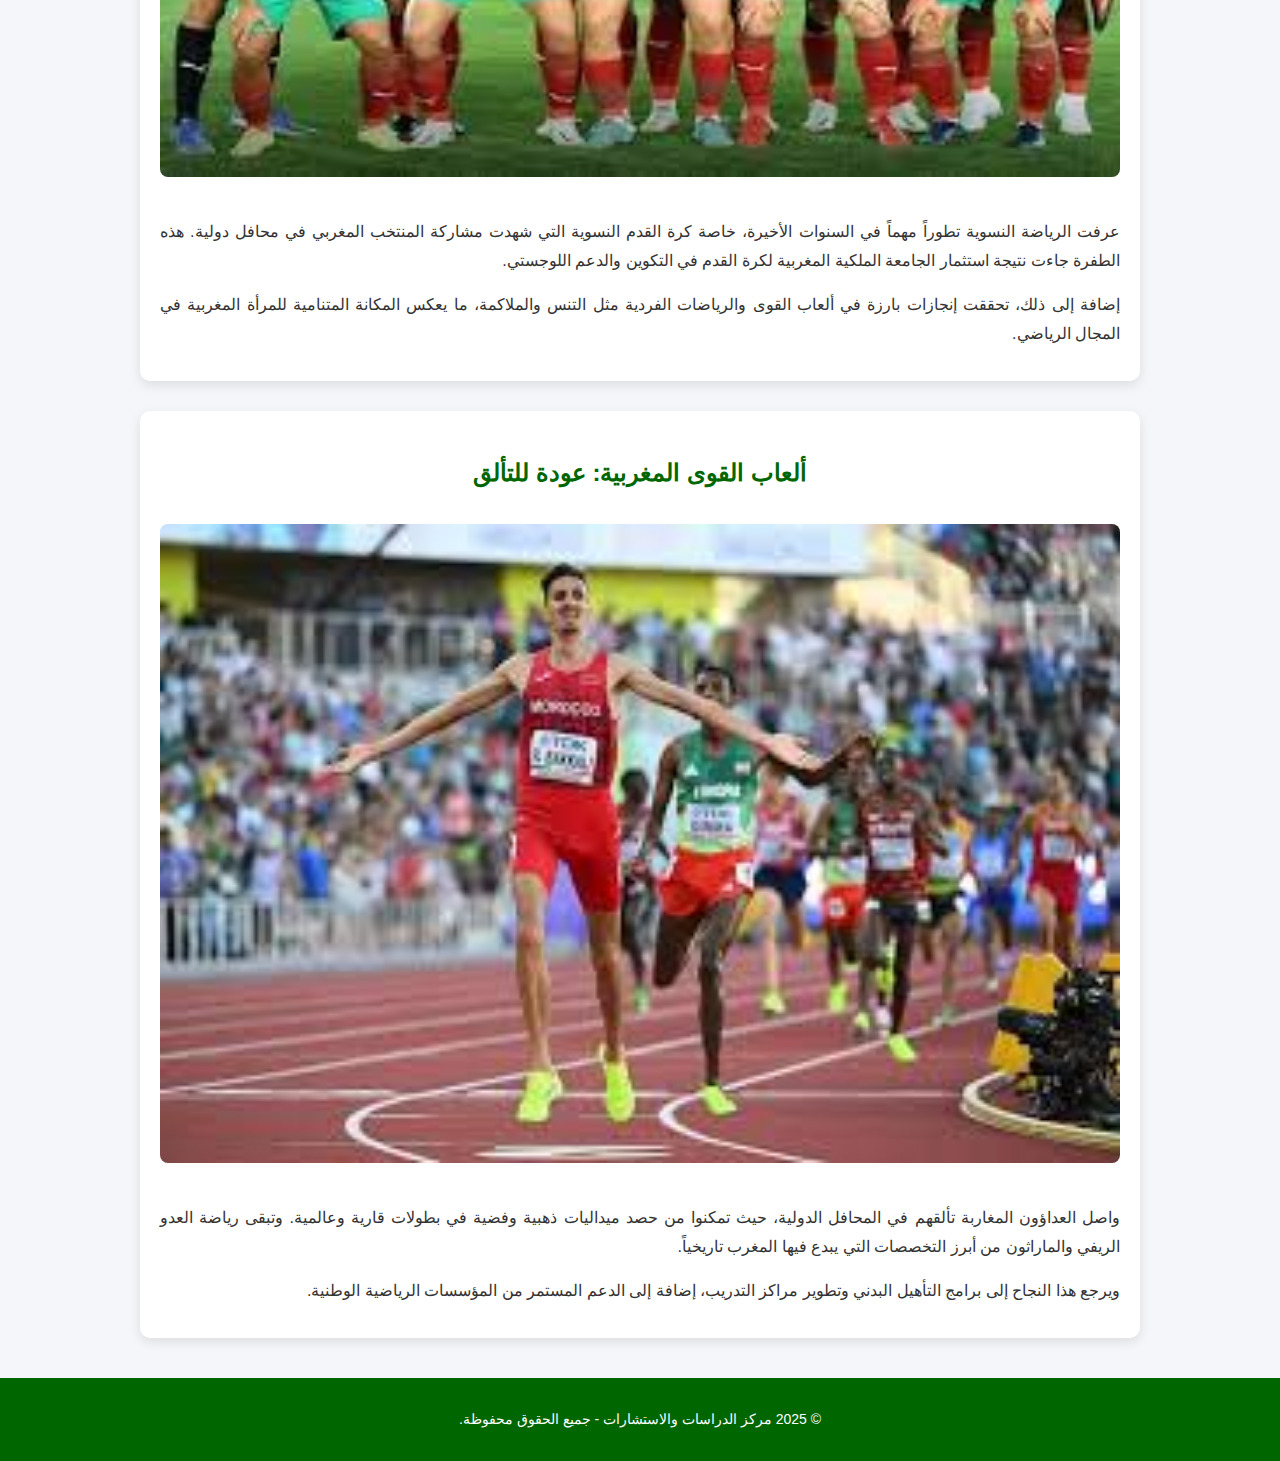
<file: rapportsport.html>
<!DOCTYPE html>
<html lang="ar">
<head>
  <meta charset="UTF-8">
  <meta name="viewport" content="width=device-width, initial-scale=1.0">
  <title>التقارير الرياضية</title>
  <link rel="stylesheet" href="rapportsport.css">
</head>
<body>
  <!-- رأس الصفحة -->
  <header>
    <h1>التقارير الرياضية</h1>
    <p>متابعة وتحليل لأبرز الأحداث والأنشطة الرياضية</p>
  </header>

  <!-- المحتوى -->
  <main>
    <section class="report">
      <h2>تقرير حول الدوري المغربي للمحترفين</h2>
      <img src="spo1.jpeg" alt="الدوري المغربي">
      <p>
        شهد الدوري المغربي للمحترفين منافسة قوية بين الفرق هذا الموسم، حيث برزت عدة أندية
        بأداء مميز. واحتلت الصدارة فرق عريقة مثل الوداد والرجاء، في حين تمكنت أندية صاعدة من
        تحقيق نتائج إيجابية أربكت حسابات المنافسة. 
      </p>
      <p>
        من الناحية التنظيمية، عرف الموسم تحسناً ملحوظاً في البنية التحتية، خصوصاً مع
        تحديث الملاعب واعتماد تقنيات حديثة مثل تقنية حكم الفيديو المساعد (VAR).
      </p>
    </section>
    <section class="report">
      <h2>الرياضة النسوية في المغرب</h2>
      <img src="spo2.jpeg" alt="الرياضة النسوية">
      <p>
        عرفت الرياضة النسوية تطوراً مهماً في السنوات الأخيرة، خاصة كرة القدم النسوية التي
        شهدت مشاركة المنتخب المغربي في محافل دولية. هذه الطفرة جاءت نتيجة استثمار الجامعة
        الملكية المغربية لكرة القدم في التكوين والدعم اللوجستي.
      </p>
      <p>
        إضافة إلى ذلك، تحققت إنجازات بارزة في ألعاب القوى والرياضات الفردية مثل التنس
        والملاكمة، ما يعكس المكانة المتنامية للمرأة المغربية في المجال الرياضي.
      </p>
    </section>

    <section class="report">
      <h2>ألعاب القوى المغربية: عودة للتألق</h2>
      <img src="spo3.jpeg" alt="ألعاب القوى">
      <p>
        واصل العداؤون المغاربة تألقهم في المحافل الدولية، حيث تمكنوا من حصد ميداليات
        ذهبية وفضية في بطولات قارية وعالمية. وتبقى رياضة العدو الريفي والماراثون من أبرز
        التخصصات التي يبدع فيها المغرب تاريخياً.
      </p>
      <p>
        ويرجع هذا النجاح إلى برامج التأهيل البدني وتطوير مراكز التدريب، إضافة إلى الدعم
        المستمر من المؤسسات الرياضية الوطنية.
      </p>
    </section>
  </main>

  <!-- التذييل -->
  <footer>
    <p>© 2025 مركز الدراسات والاستشارات - جميع الحقوق محفوظة.</p>
  </footer>
</body>
</html>
</file>
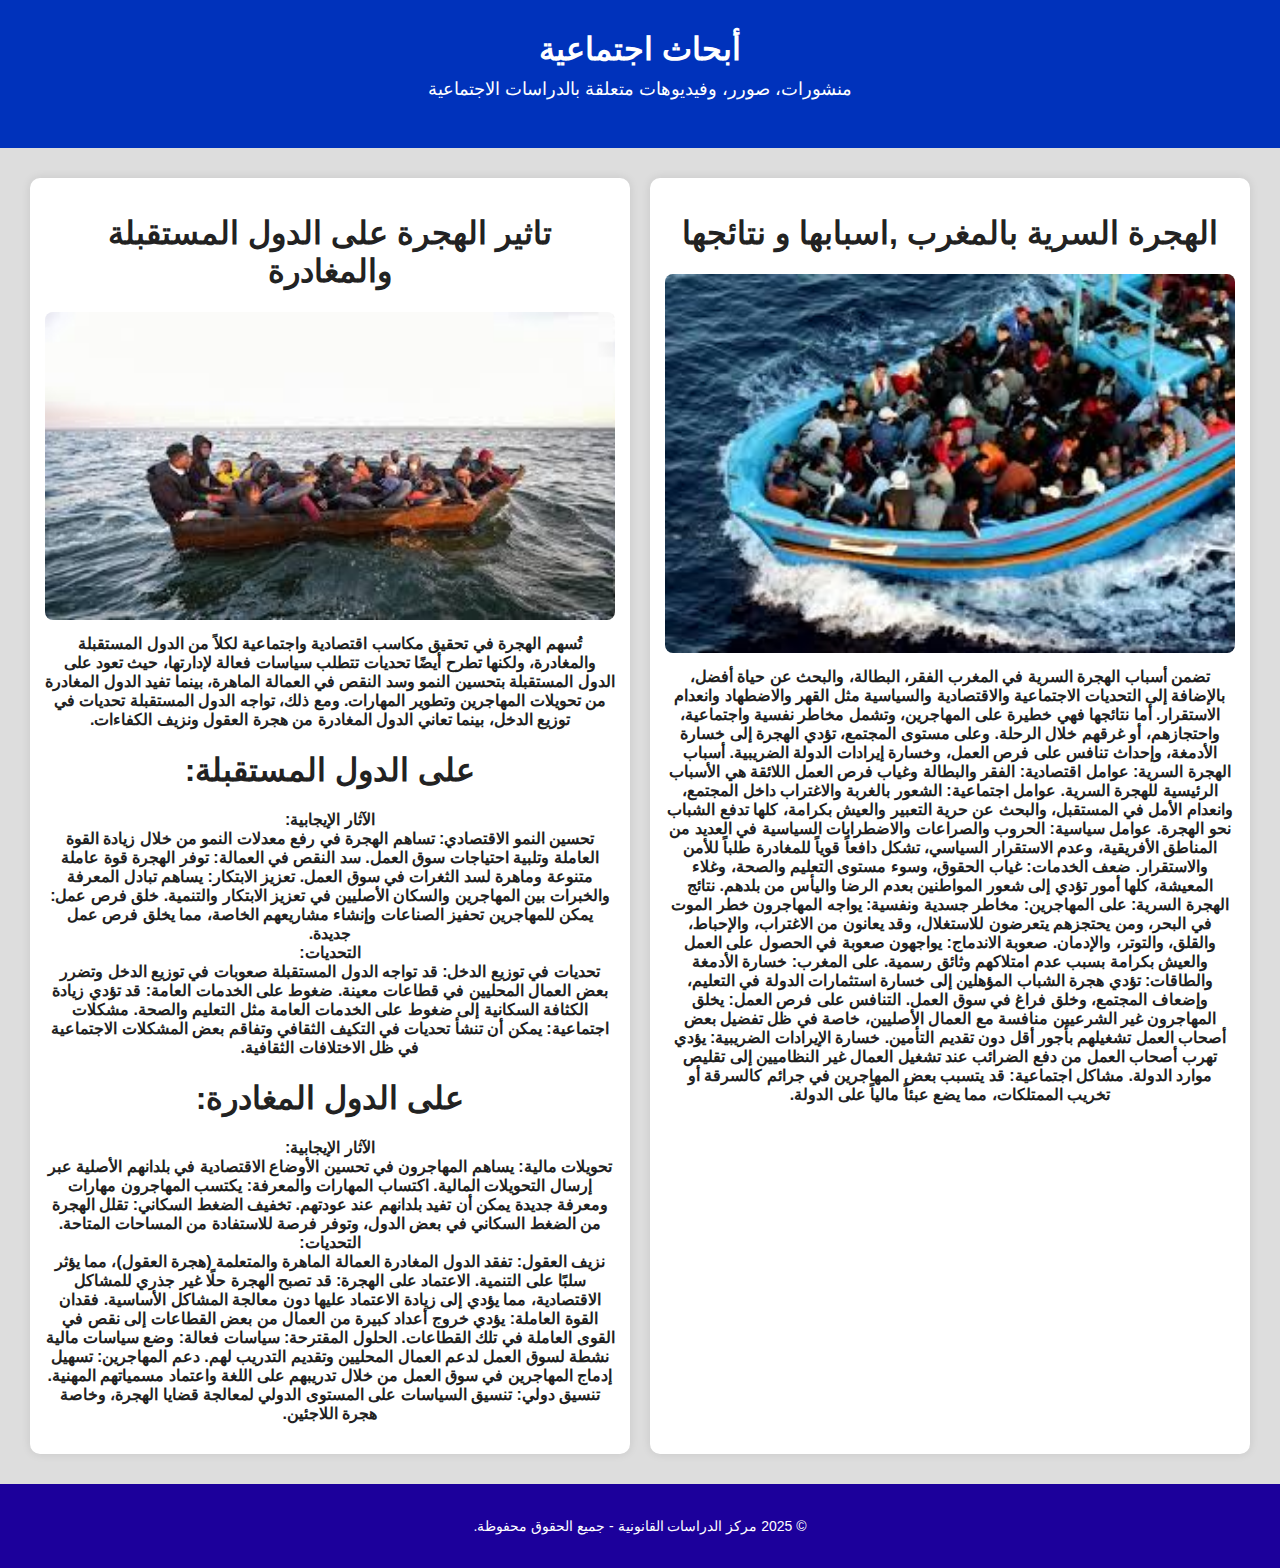
<file: soci.html>
<!DOCTYPE html>
<html lang="ar">
<head>
  <meta charset="UTF-8" />
  <meta name="viewport" content="width=device-width, initial-scale=1.0"/>
  <title>أبحاث اجتماعية </title>
  <link rel="stylesheet" href="droit.css">
</head>
<body>

  <header class="page-header">
    <h1>أبحاث اجتماعية</h1>
    <p>منشورات، صورر، وفيديوهات متعلقة بالدراسات الاجتماعية</p>
  </header>

  <section class="content-grid">
    <!-- صورة -->

    <div class="grid-item">
                 <h1>الهجرة السرية بالمغرب ,اسبابها و نتائجها </h1>

      <img src="lhijrea.jpeg" alt="بحث اجتماعي 1">
      <p>  تضمن أسباب الهجرة السرية في المغرب الفقر، البطالة، والبحث عن حياة أفضل، بالإضافة إلى التحديات الاجتماعية والاقتصادية والسياسية مثل القهر والاضطهاد وانعدام الاستقرار. أما نتائجها فهي خطيرة على المهاجرين، وتشمل مخاطر نفسية واجتماعية، واحتجازهم، أو غرقهم خلال الرحلة. وعلى مستوى المجتمع، تؤدي الهجرة إلى خسارة الأدمغة، وإحداث تنافس على فرص العمل، وخسارة إيرادات الدولة الضريبية. 
أسباب الهجرة السرية:
عوامل اقتصادية:
الفقر والبطالة وغياب فرص العمل اللائقة هي الأسباب الرئيسية للهجرة السرية. 
عوامل اجتماعية:
الشعور بالغربة والاغتراب داخل المجتمع، وانعدام الأمل في المستقبل، والبحث عن حرية التعبير والعيش بكرامة، كلها تدفع الشباب نحو الهجرة. 
عوامل سياسية:
الحروب والصراعات والاضطرابات السياسية في العديد من المناطق الأفريقية، وعدم الاستقرار السياسي، تشكل دافعاً قوياً للمغادرة طلباً للأمن والاستقرار. 
ضعف الخدمات:
غياب الحقوق، وسوء مستوى التعليم والصحة، وغلاء المعيشة، كلها أمور تؤدي إلى شعور المواطنين بعدم الرضا واليأس من بلدهم. 
نتائج الهجرة السرية:
على المهاجرين:
مخاطر جسدية ونفسية: يواجه المهاجرون خطر الموت في البحر، ومن يحتجزهم يتعرضون للاستغلال، وقد يعانون من الاغتراب، والإحباط، والقلق، والتوتر، والإدمان. 
صعوبة الاندماج: يواجهون صعوبة في الحصول على العمل والعيش بكرامة بسبب عدم امتلاكهم وثائق رسمية. 
على المغرب:
خسارة الأدمغة والطاقات: تؤدي هجرة الشباب المؤهلين إلى خسارة استثمارات الدولة في التعليم، وإضعاف المجتمع، وخلق فراغ في سوق العمل. 
التنافس على فرص العمل: يخلق المهاجرون غير الشرعيين منافسة مع العمال الأصليين، خاصة في ظل تفضيل بعض أصحاب العمل تشغيلهم بأجور أقل دون تقديم التأمين. 
خسارة الإيرادات الضريبية: يؤدي تهرب أصحاب العمل من دفع الضرائب عند تشغيل العمال غير النظاميين إلى تقليص موارد الدولة. 
مشاكل اجتماعية: قد يتسبب بعض المهاجرين في جرائم كالسرقة أو تخريب الممتلكات، مما يضع عبئاً مالياً على الدولة.   </p>

</div>

    <!-- فيديو -->
      
<!-- صورة -->
    <div class="grid-item">
      <h1> تاثير الهجرة على الدول المستقبلة والمغادرة</h1>
      <img src="amigration2.jpeg" alt="بحث اجنماعي 2">
    <p>   تُسهم الهجرة في تحقيق مكاسب اقتصادية واجتماعية لكلاً من الدول المستقبلة والمغادرة، ولكنها تطرح أيضًا تحديات تتطلب سياسات فعالة لإدارتها، حيث تعود على الدول المستقبلة بتحسين النمو وسد النقص في العمالة الماهرة، بينما تفيد الدول المغادرة من تحويلات المهاجرين وتطوير المهارات. ومع ذلك، تواجه الدول المستقبلة تحديات في توزيع الدخل، بينما تعاني الدول المغادرة من هجرة العقول ونزيف الكفاءات.</p>
      <h1> على الدول المستقبلة: </h1>
      <p>  الآثار الإيجابية:<br>
تحسين النمو الاقتصادي:
تساهم الهجرة في رفع معدلات النمو من خلال زيادة القوة العاملة وتلبية احتياجات سوق العمل. 
سد النقص في العمالة:
توفر الهجرة قوة عاملة متنوعة وماهرة لسد الثغرات في سوق العمل. 
تعزيز الابتكار:
يساهم تبادل المعرفة والخبرات بين المهاجرين والسكان الأصليين في تعزيز الابتكار والتنمية. 
خلق فرص عمل:
<br>يمكن للمهاجرين تحفيز الصناعات وإنشاء مشاريعهم الخاصة، مما يخلق فرص عمل جديدة. 
<br>التحديات:<br>
تحديات في توزيع الدخل:
قد تواجه الدول المستقبلة صعوبات في توزيع الدخل وتضرر بعض العمال المحليين في قطاعات معينة. 
ضغوط على الخدمات العامة:
قد تؤدي زيادة الكثافة السكانية إلى ضغوط على الخدمات العامة مثل التعليم والصحة. 
مشكلات اجتماعية:
يمكن أن تنشأ تحديات في التكيف الثقافي وتفاقم بعض المشكلات الاجتماعية في ظل الاختلافات الثقافية.   </p>

    <h1> على الدول المغادرة:</h1>
      <p>  الآثار الإيجابية:<br>
تحويلات مالية:
يساهم المهاجرون في تحسين الأوضاع الاقتصادية في بلدانهم الأصلية عبر إرسال التحويلات المالية. 
اكتساب المهارات والمعرفة:
يكتسب المهاجرون مهارات ومعرفة جديدة يمكن أن تفيد بلدانهم عند عودتهم. 
تخفيف الضغط السكاني:
تقلل الهجرة من الضغط السكاني في بعض الدول، وتوفر فرصة للاستفادة من المساحات المتاحة. 
<br>التحديات:<br>
نزيف العقول:
تفقد الدول المغادرة العمالة الماهرة والمتعلمة (هجرة العقول)، مما يؤثر سلبًا على التنمية. 
الاعتماد على الهجرة:
قد تصبح الهجرة حلًا غير جذري للمشاكل الاقتصادية، مما يؤدي إلى زيادة الاعتماد عليها دون معالجة المشاكل الأساسية. 
فقدان القوة العاملة:
يؤدي خروج أعداد كبيرة من العمال من بعض القطاعات إلى نقص في القوى العاملة في تلك القطاعات. 
الحلول المقترحة: 
سياسات فعالة:
وضع سياسات مالية نشطة لسوق العمل لدعم العمال المحليين وتقديم التدريب لهم.
دعم المهاجرين:
تسهيل إدماج المهاجرين في سوق العمل من خلال تدريبهم على اللغة واعتماد مسمياتهم المهنية.
تنسيق دولي:
تنسيق السياسات على المستوى الدولي لمعالجة قضايا الهجرة، وخاصة هجرة اللاجئين. </p>
    </div>

    <!-- فيديو -->
    
  </section>

  <footer class="copyright">
    <p>© 2025 مركز الدراسات القانونية - جميع الحقوق محفوظة.</p>
  </footer>

</body>
</html>
</file>
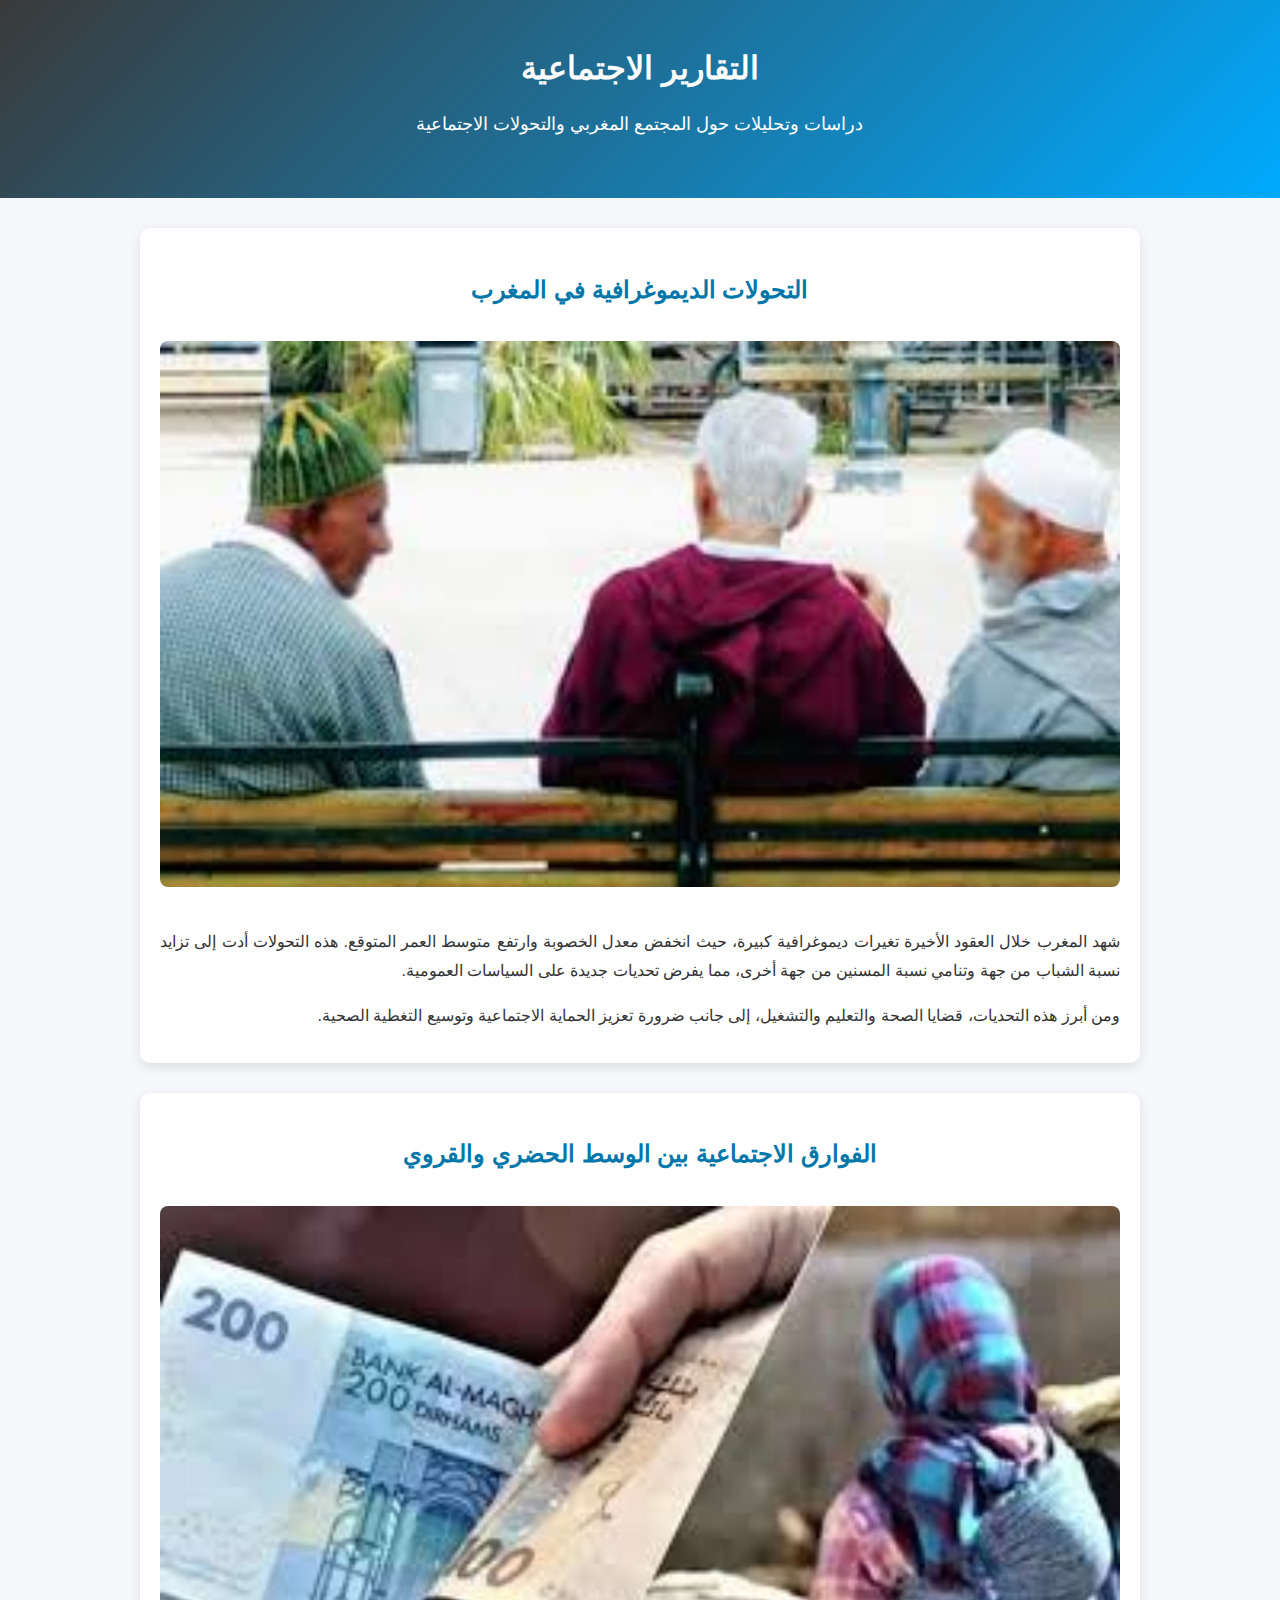
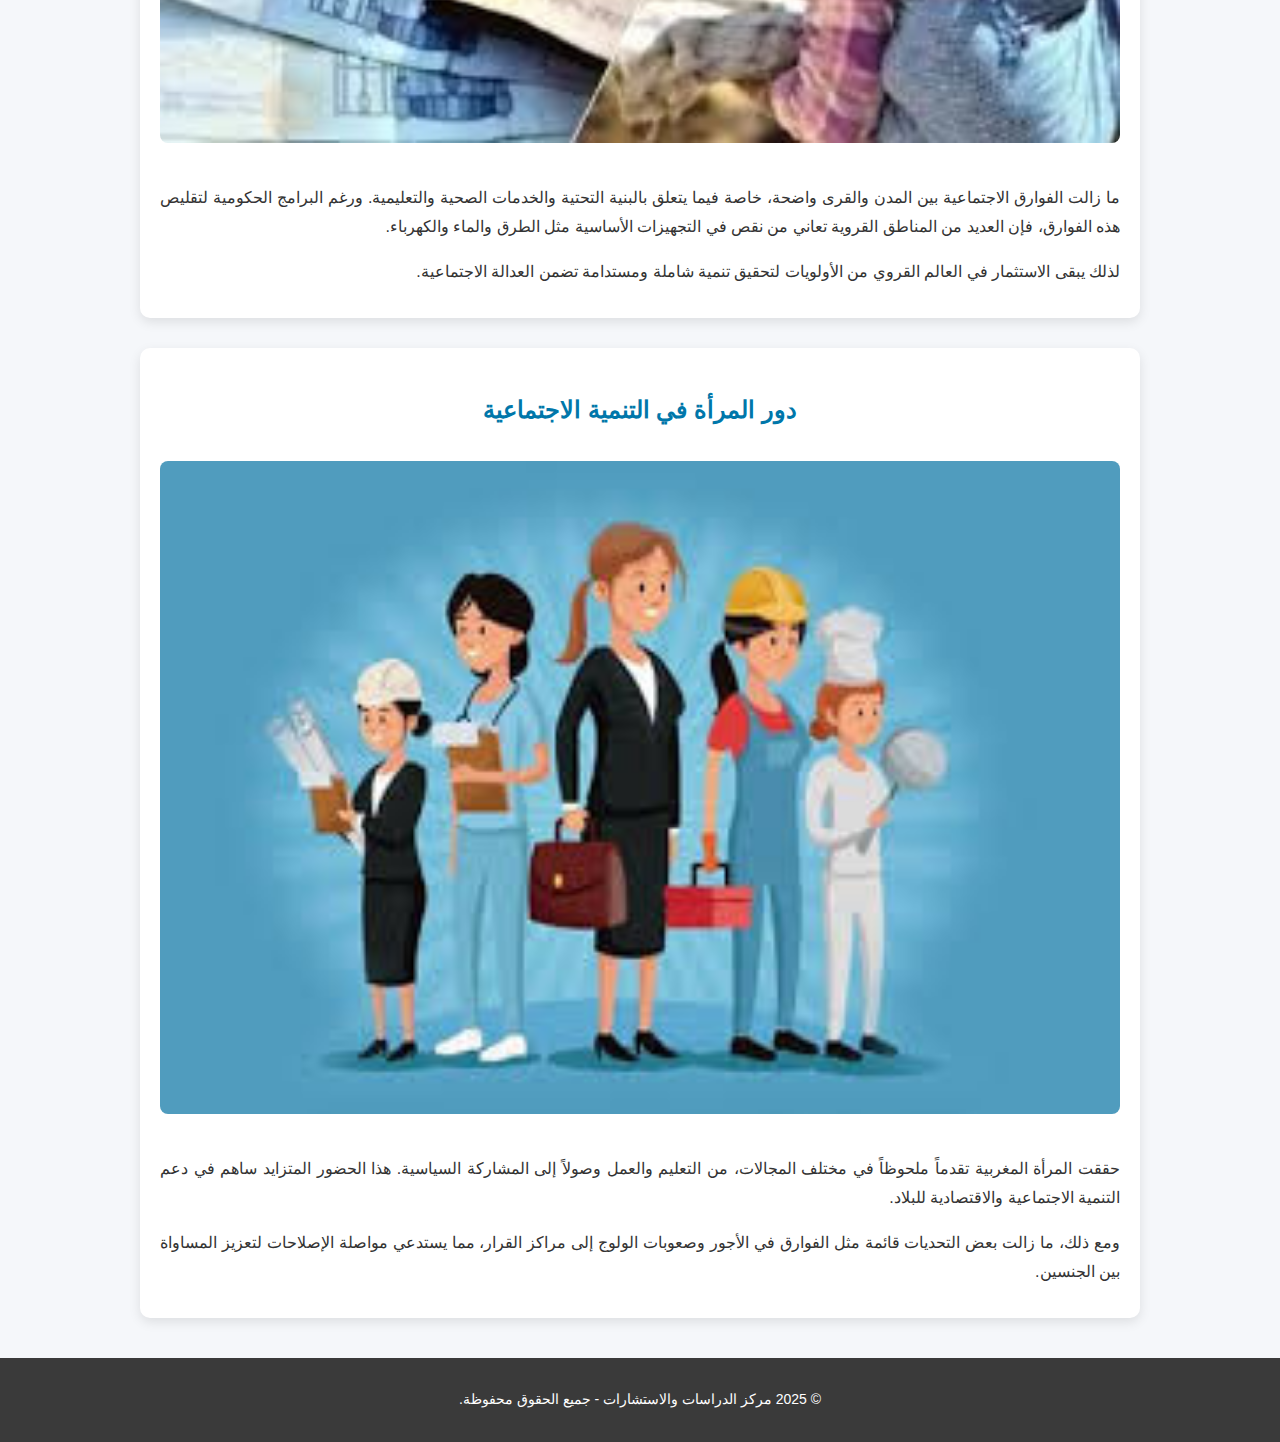
<file: social.html>
<!DOCTYPE html>
<html lang="ar">
<head>
  <meta charset="UTF-8">
  <meta name="viewport" content="width=device-width, initial-scale=1.0">
  <title>التقارير الاجتماعية</title>
  <link rel="stylesheet" href="social.css">
</head>
<body>
  <!-- رأس الصفحة -->
  <header>
    <h1>التقارير الاجتماعية</h1>
    <p>دراسات وتحليلات حول المجتمع المغربي والتحولات الاجتماعية</p>
  </header>

  <!-- المحتوى -->
  <main>
    <section class="report">
      <h2>التحولات الديموغرافية في المغرب</h2>
      <img src="soc1.jpeg" alt="التحولات الديموغرافية">
      <p>
        شهد المغرب خلال العقود الأخيرة تغيرات ديموغرافية كبيرة، حيث انخفض معدل الخصوبة 
        وارتفع متوسط العمر المتوقع. هذه التحولات أدت إلى تزايد نسبة الشباب من جهة 
        وتنامي نسبة المسنين من جهة أخرى، مما يفرض تحديات جديدة على السياسات العمومية.
      </p>
      <p>
  ومن أبرز هذه التحديات، قضايا الصحة والتعليم والتشغيل، إلى جانب ضرورة 
        تعزيز الحماية الاجتماعية وتوسيع التغطية الصحية.
      </p>
    </section>

    <section class="report">
        <h2>الفوارق الاجتماعية بين الوسط الحضري والقروي</h2>
      <img src="soc2.jpeg" alt="الوسط القروي">
      <p>
        ما زالت الفوارق الاجتماعية بين المدن والقرى واضحة، خاصة فيما يتعلق 
        بالبنية التحتية والخدمات الصحية والتعليمية. ورغم البرامج الحكومية 
        لتقليص هذه الفوارق، فإن العديد من المناطق القروية تعاني من نقص في 
        التجهيزات الأساسية مثل الطرق والماء والكهرباء.
      </p>
      <p>
        لذلك يبقى الاستثمار في العالم القروي من الأولويات لتحقيق تنمية 
        شاملة ومستدامة تضمن العدالة الاجتماعية.
      </p>
    </section>

    <section class="report">
      <h2>دور المرأة في التنمية الاجتماعية</h2>
      <img src="soc3.jpeg" alt="المرأة والتنمية">
      <p>
        حققت المرأة المغربية تقدماً ملحوظاً في مختلف المجالات، من التعليم 
        والعمل وصولاً إلى المشاركة السياسية. هذا الحضور المتزايد ساهم في 
        دعم التنمية الاجتماعية والاقتصادية للبلاد.
      </p>
<p>
        ومع ذلك، ما زالت بعض التحديات قائمة مثل الفوارق في الأجور 
        وصعوبات الولوج إلى مراكز القرار، مما يستدعي مواصلة الإصلاحات 
        لتعزيز المساواة بين الجنسين.
      </p>
    </section>
  </main>

  <!-- التذييل -->
  <footer>
    <p>© 2025 مركز الدراسات والاستشارات - جميع الحقوق محفوظة.</p>
  </footer>
</body>
</html>
</file>
<file: 1page.css>
/* General */
body {
  font-family: 'Segoe UI', sans-serif;
  margin: 0;
  background: #f2f2f2;
  color: #333;
}

html, body {
  height: 100%;
  display: flex;
  flex-direction: column;
}

/* Header */
header {
  background: url('BANNER3.jpg') no-repeat center center/cover;
  height: 300px;
  width: 100%;
  color: rgb(255, 255, 255);
  position: relative;

}
/* Top Navigation */
.topNav {
  background-color: rgb(5, 8, 163);
  display: flex;
  justify-content: space-between;
  align-items: center;
  padding: 10px 10px;
}

.social-icons {
  display: flex;
  gap: 20px;
}

.social-icons a img {
  width: 35px;
  height: 35px;
  transition: transform 0.3s ease;
}

.social-icons a:hover img {
  transform: scale(1.1);
}

.topNav .nv {
  list-style: none;
  display: flex;
  gap: 20px;
  margin: 0;
  padding: 0;
}
.topNav .nv li {
  background-color: #ffffff;
  padding: 10px 15px;
  border-radius: 8px;
  font-weight: bold;
}

.topNav .nv li a {
  text-decoration: none;
  color: rgb(21, 0, 206);
  font-weight: bold;
}

/* Main Navigation */
nav:not(.topNav) {
  background-color: rgb(5, 8, 163);
  display: flex;
  justify-content: center;
}

.liens {
  list-style: none;
  display: flex;
  justify-content: center;
  gap: 20px;
  padding: 15px 0;
  margin: 0;
}

.liens li {
  background-color: #ffffff;
  padding: 10px 15px;
  border-radius: 8px;
  font-weight: bold;
  cursor: pointer;
}

.liens a {
  text-decoration: none;
  color: rgb(12, 0, 175);
  font-weight: bold;
}

/* Footer */
footer.copyright {
  background-color: rgb(5, 8, 163);
  color: #fff;
  text-align: center;
  padding: 20px 10px;
  font-size: 15px;
  border-top: 3px solid #616161;
  box-shadow: 0 -2px 10px rgb(97, 100, 98);
  margin-top: auto;
  font-style: inherit;
  font-family: 'Segoe UI', Tahoma, Geneva, Verdana, sans-serif;
}
 .social-icons .instagram img{

width: 40px ;
height: 40px ;

}

.dropdown {
  position: relative;
}

.submenu {
  display: none;
  position: absolute;
  top: 100%;
  right: 0;
  background-color: #fff;
  border: 2px solid #1200b8;
  border-radius: 10px;
  box-shadow: 0 0 10px rgba(0,0,0,0.2);
  padding: 10px;
  z-index: 1000;
}
.submenu li {
  margin: 5px 0;
  list-style: none;
}

.submenu li a {
  text-decoration: none;
  color: #1002ca;
  font-weight: bold;
  white-space: nowrap;
}

.dropdown:hover .submenu {
  display: block;
}
</file>
<file: amazigh.css>
body {
  font-family: 'Segoe UI', sans-serif;
  margin: 0;
  background: #f9f9f9;
  color: #000000;
  line-height: 1.6;
  text-align: center;
}

header {
  background: #1100ff;
  color: #ffffff;
  text-align: center;
  padding: 20px;
}

h1 {
  margin: 0;
}

main {
  padding: 20px;
}

/* الفيديوهات */
.video-grid {
  display: grid;
  grid-template-columns: repeat(auto-fit, minmax(360px, 1fr));
  gap: 25px;
  margin-top: 15px;
}

.video-item h3 {
  margin-bottom: 8px;
  font-size: 18px;
  color: #002147;
}

/* الصور */
.photo-grid {
  display: grid;
  grid-template-columns: repeat(auto-fit, minmax(250px, 1fr));
  gap: 20px;
  margin-top: 15px;
}

.photo-item h3 {
  margin-bottom: 8px;
  font-size: 16px;
  color: #444;
}

.photo-grid img {
  width: 100%;
  height: auto;
  border-radius: 8px;
  box-shadow: 0 2px 5px rgba(0,0,0,0.2);
}

footer {
  text-align: center;
  background: #222;
  color: #fff;
  padding: 15px;
  margin-top: 30px;
}
h2{


text-align: center;

}
</file>
<file: andalos.css>
body {
  font-family: 'Segoe UI', sans-serif;
  margin: 0;
  background: #f9f9f9;
  color: #000000;
  line-height: 1.6;
  text-align: center;
}

header {
  background: #1100ff;
  color: #ffffff;
  text-align: center;
  padding: 20px;
}

h1 {
  margin: 0;
}

main {
  padding: 20px;
}

/* الفيديوهات */
.video-grid {
  display: grid;
  grid-template-columns: repeat(auto-fit, minmax(360px, 1fr));
  gap: 25px;
  margin-top: 15px;
}

.video-item h3 {
  margin-bottom: 8px;
  font-size: 18px;
  color: #002147;
}

/* الصور */
.photo-grid {
  display: grid;
  grid-template-columns: repeat(auto-fit, minmax(250px, 1fr));
  gap: 20px;
  margin-top: 15px;
}

.photo-item h3 {
  margin-bottom: 8px;
  font-size: 16px;
  color: #444;
}

.photo-grid img {
  width: 100%;
  height: auto;
  border-radius: 8px;
  box-shadow: 0 2px 5px rgba(0,0,0,0.2);
}

footer {
  text-align: center;
  background: #222;
  color: #fff;
  padding: 15px;
  margin-top: 30px;
}
h2{


text-align: center;

}
</file>
<file: droit.css>
body {
  font-family: 'Segoe UI', sans-serif;
  background-color: #dddddd;
  margin: 0;
  padding: 0;
  direction: rtl;
  color: #222;
  font-style: initial;
}
.page-header {
  background-color: #0032bb;
  color: white;
  text-align: center;
  padding: 30px 20px;
}

.page-header h1 {
  margin: 0;
  font-size: 32px;
}

.page-header p {
  margin-top: 10px;
  font-size: 18px;
}
.content-grid {
  display: grid;
  grid-template-columns: repeat(auto-fit, minmax(280px, 1fr));
  gap: 20px;
  padding: 30px;
}

.grid-item {
  background: rgb(255, 255, 255);
  border-radius: 10px;
  box-shadow: 0 0 10px rgba(0,0,0,0.1);
  overflow: hidden;
  text-align: center;
  padding: 15px;
}
.grid-item img,
.grid-item video {
  width: 100%;
  height: auto;
  border-radius: 8px;
}

.grid-item p {
  margin-top: 10px;
  font-weight: bold;
}
.copyright {
  background-color: #1c009b;
  color: #fff;
  text-align: center;
  padding: 20px;
  font-size: 14px;
}
</file>
<file: email.css>
body {

background-color: rgb(255, 255, 255);
color: rgb(5, 2, 182);
text-align: center;
font-size: 30px;
font-style: oblique;
border: 10px blue;
margin-top: auto;
padding-top: 60px;
}
</file>
<file: lhassani.css>
body {
  font-family: 'Segoe UI', sans-serif;
  margin: 0;
  background: #f9f9f9;
  color: #000000;
  line-height: 1.6;
  text-align: center;
}

header {
  background: #0011ff;
  color: #ffffff;
  text-align: center;
  padding: 20px;
}

h1 {
  margin: 0;
}

main {
  padding: 20px;
}

/* الفيديوهات */
.video-grid {
  display: grid;
  grid-template-columns: repeat(auto-fit, minmax(360px, 1fr));
  gap: 25px;
  margin-top: 15px;
}

.video-item h3 {
  margin-bottom: 8px;
  font-size: 18px;
  color: #002147;
}

/* الصور */
.photo-grid {
  display: grid;
  grid-template-columns: repeat(auto-fit, minmax(250px, 1fr));
  gap: 20px;
  margin-top: 15px;
}

.photo-item h3 {
  margin-bottom: 8px;
  font-size: 16px;
  color: #444;
}

.photo-grid img {
  width: 100%;
  height: auto;
  border-radius: 8px;
  box-shadow: 0 2px 5px rgba(0,0,0,0.2);
}

footer {
  text-align: center;
  background: #222;
  color: #fff;
  padding: 15px;
  margin-top: 30px;
}
h2{


text-align: center;

}
</file>
<file: politics.css>
body {
  font-family: "Tahoma", Arial, sans-serif;
  background-color: #fafafa;
  margin: 0;
  padding: 0;
  line-height: 1.8;
  direction: rtl;
  text-align: center;
}

header {
  background: linear-gradient(135deg, #990000, #333);
  color: white;
  padding: 40px 20px;
  text-align: center;
}

header h1 {
  margin: 0;
  font-size: 32px;
  font-weight: bold;
}

header p {
  margin-top: 10px;
  font-size: 18px;
}
main {
  max-width: 1000px;
  margin: 30px auto;
  padding: 0 20px;
}

.report {
  background: white;
  border-radius: 10px;
  box-shadow: 0 4px 12px rgba(0, 0, 0, 0.15);
  margin-bottom: 30px;
  padding: 20px;
  transition: transform 0.3s ease, box-shadow 0.3s ease;
}

.report:hover {
  transform: translateY(-5px);
  box-shadow: 0 6px 15px rgba(0, 0, 0, 0.2);
}

.report h2 {
  font-size: 24px;
  color: #990000;
  margin-bottom: 15px;
}
.report img {
  width: 100%;
  border-radius: 8px;
  margin: 15px 0;
}

.report p {
  font-size: 16px;
  color: #333;
  margin-bottom: 12px;
  text-align: justify;
}

footer {
  background: #333;
  color: white;
  text-align: center;
  padding: 15px;
  margin-top: 40px;
  font-size: 14px;
}
</file>
<file: propre.css>
body {
  font-family: 'Segoe UI', sans-serif;
  margin: 0;
  padding: 20px;
  background-color: #ffffff;
  color: #ffffff;
  direction: ltr;
}
.container {
  max-width: 800px;
  margin: auto;
  padding: 30px;
  background-color: #062ac9;
  border: 2px solid #000000;
  box-shadow: 0 0 15px rgba(0, 0, 0, 0.1);
}
h1 {
  text-align: center;
  font-size: 24px;
  margin-bottom: 30px;
  text-decoration: underline;
  color: #ffffff;
}
.section {
  margin-bottom: 30px;
  border: 1px solid #000000;
  padding: 20px;
}
.section h3 {
  margin-top: 0;
  font-size: 18px;
  background-color: #000000;
  padding: 10px;
  border-left: 4px solid #000;
}
.section ul {
  list-style: none; 
  padding: 0;
  margin: 0;
}
.section li {
  margin-bottom: 10px;
  line-height: 1.6;
  font-size: 16px;
}
.DIRECTEUR {
text-align: center;
}
.DIRECTEUR img{

width: 120px;
height: auto;
border-radius: 10px;
margin-bottom: 10px;
border: 2px solid #555;
display: block;
margin-left: auto;
margin-right: auto;
max-width: 100%;

}
</file>
<file: rapporteco.css>
body {
  font-family: "Tahoma", Arial, sans-serif;
  background-color: #f4f6f9;
  margin: 0;
  padding: 0;
  line-height: 1.8;
  direction: rtl;
  text-align: center;
}

/* الرأس */
header {
  background: linear-gradient(135deg, #004080, #0073e6);
  color: white;
  padding: 40px 20px;
  text-align: center;
}

header h1 {
  margin: 0;
  font-size: 32px;
  font-weight: bold;
}

header p {
  margin-top: 10px;
  font-size: 18px;
}
/* المحتوى */
main {
  max-width: 1000px;
  margin: 30px auto;
  padding: 0 20px;
}

/* تقارير */
.report {
  background: white;
  border-radius: 10px;
  box-shadow: 0 4px 12px rgba(0, 0, 0, 0.1);
  margin-bottom: 30px;
  padding: 20px;
  transition: transform 0.3s ease, box-shadow 0.3s ease;
}

.report:hover {
  transform: translateY(-5px);
  box-shadow: 0 6px 15px rgba(0, 0, 0, 0.15);
}

.report h2 {
  font-size: 24px;
  color: #004080;
  margin-bottom: 15px;
}
.report img {
  width: 100%;
  border-radius: 8px;
  margin: 15px 0;
}

.report p {
  font-size: 16px;
  color: #333;
  margin-bottom: 12px;
  text-align: justify;
}

/* التذييل */
footer {
  background: #004080;
  color: white;
  text-align: center;
  padding: 15px;
  margin-top: 40px;
  font-size: 14px;
}
</file>
<file: rapportsport.css>
body {
  font-family: "Tahoma", Arial, sans-serif;
  background-color: #f4f6f9;
  margin: 0;
  padding: 0;
  line-height: 1.8;
  direction: rtl;
  text-align: center;
}

header {
  background: linear-gradient(135deg, #006600, #00b300);
  color: white;
  padding: 40px 20px;
  text-align: center;
}

header h1 {
  margin: 0;
  font-size: 32px;
  font-weight: bold;
}

header p {
  margin-top: 10px;
  font-size: 18px;
}

main {
  max-width: 1000px;
  margin: 30px auto;
  padding: 0 20px;
}
.report {
  background: white;
  border-radius: 10px;
  box-shadow: 0 4px 12px rgba(0, 0, 0, 0.1);
  margin-bottom: 30px;
  padding: 20px;
  transition: transform 0.3s ease, box-shadow 0.3s ease;
}

.report:hover {
  transform: translateY(-5px);
  box-shadow: 0 6px 15px rgba(0, 0, 0, 0.15);
}

.report h2 {
  font-size: 24px;
  color: #006600;
  margin-bottom: 15px;
}

.report img {
  width: 100%;
  border-radius: 8px;
  margin: 15px 0;
}
.report p {
  font-size: 16px;
  color: #333;
  margin-bottom: 12px;
  text-align: justify;
}

footer {
  background: #006600;
  color: white;
  text-align: center;
  padding: 15px;
  margin-top: 40px;
  font-size: 14px;
}
</file>
<file: social.css>
body {
  font-family: "Tahoma", Arial, sans-serif;
  background-color: #f5f7fa;
  margin: 0;
  padding: 0;
  line-height: 1.8;
  direction: rtl;
  text-align: center;
}

header {
  background: linear-gradient(135deg, #3a3a3a, #00aaff);
  color: white;
  padding: 40px 20px;
  text-align: center;
}

header h1 {
  margin: 0;
  font-size: 32px;
  font-weight: bold;
}

header p {
  margin-top: 10px;
  font-size: 18px;
}

main {
  max-width: 1000px;
  margin: 30px auto;
  padding: 0 20px;
}

.report {
  background: white;
  border-radius: 10px;
  box-shadow: 0 4px 12px rgba(0, 0, 0, 0.1);
  margin-bottom: 30px;
  padding: 20px;
  transition: transform 0.3s ease, box-shadow 0.3s ease;
}

.report:hover {
  transform: translateY(-5px);
  box-shadow: 0 6px 15px rgba(0, 0, 0, 0.15);
}

.report h2 {
  font-size: 24px;
  color: #0077aa;
  margin-bottom: 15px;
}
.report img {
  width: 100%;
  border-radius: 8px;
  margin: 15px 0;
}

.report p {
  font-size: 16px;
  color: #333;
  margin-bottom: 12px;
  text-align: justify;
}

footer {
  background: #3a3a3a;
  color: white;
  text-align: center;
  padding: 15px;
  margin-top: 40px;
  font-size: 14px;
}
</file>
